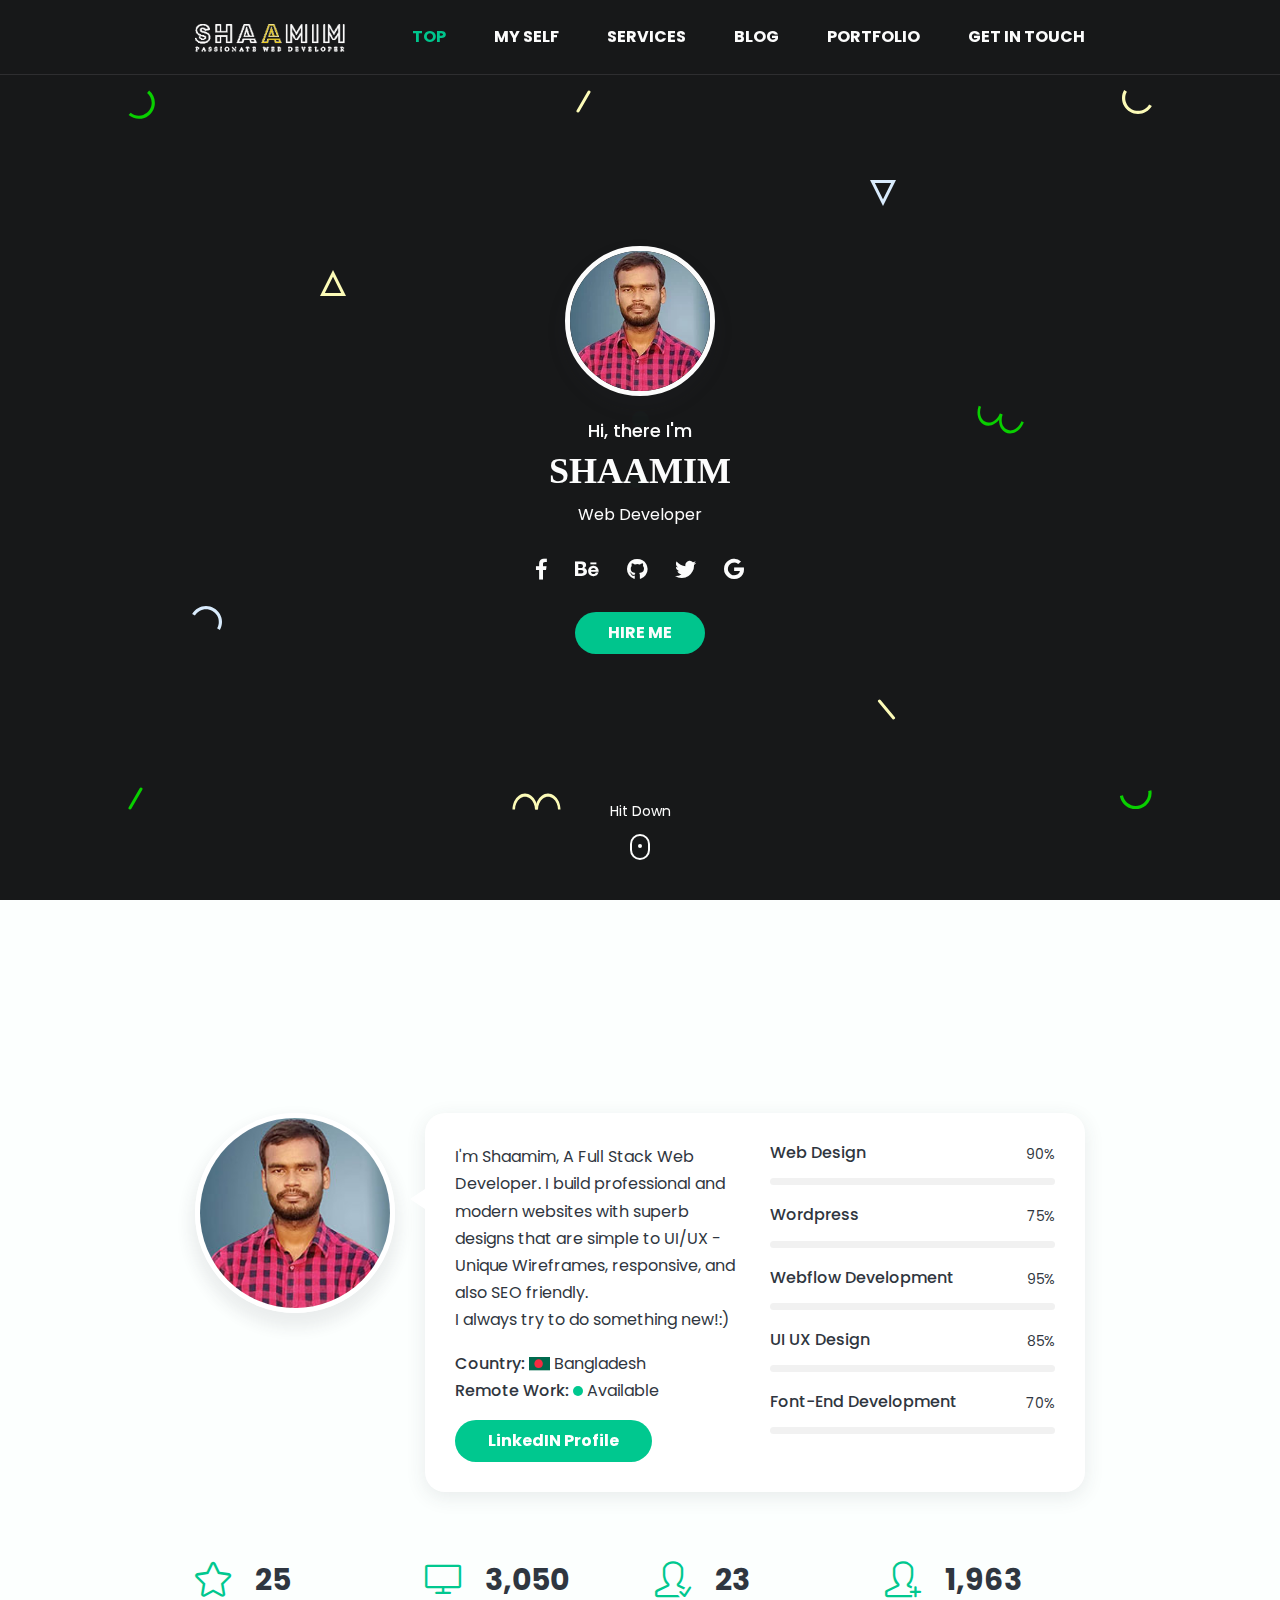
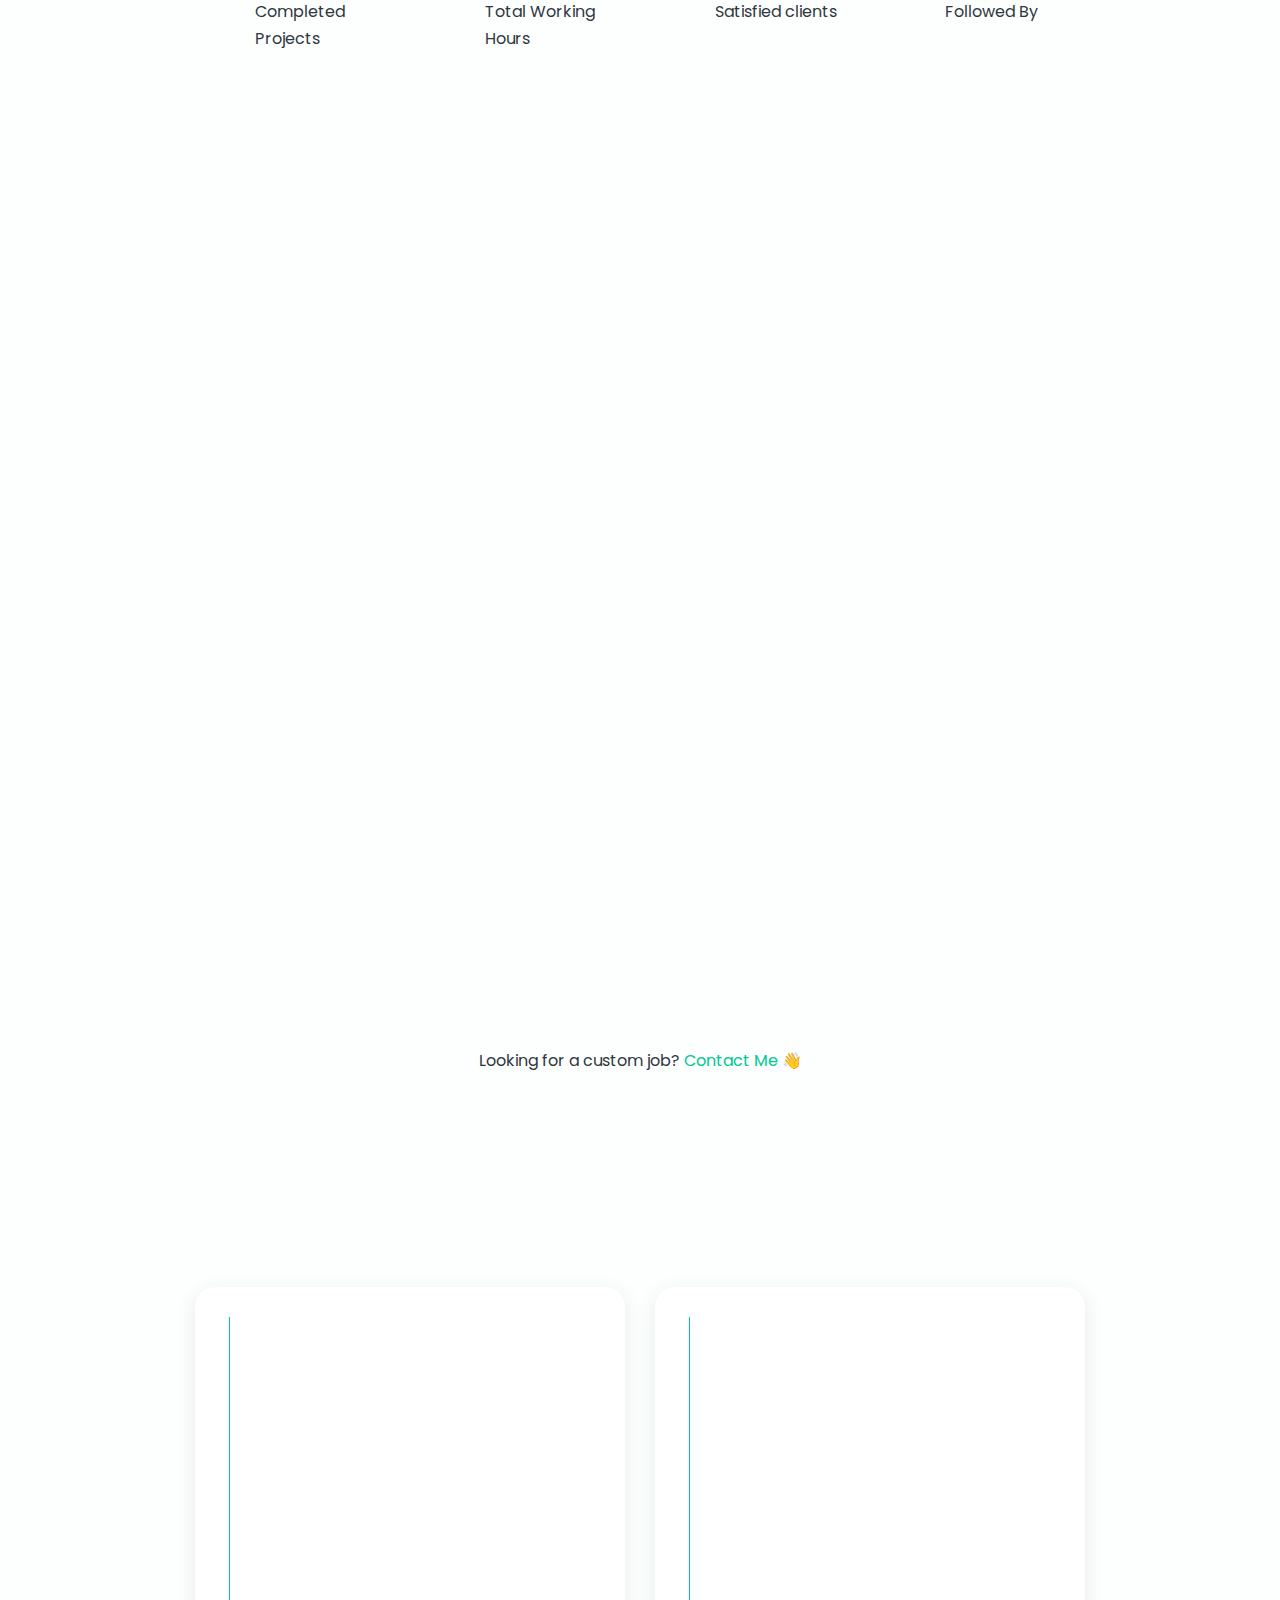
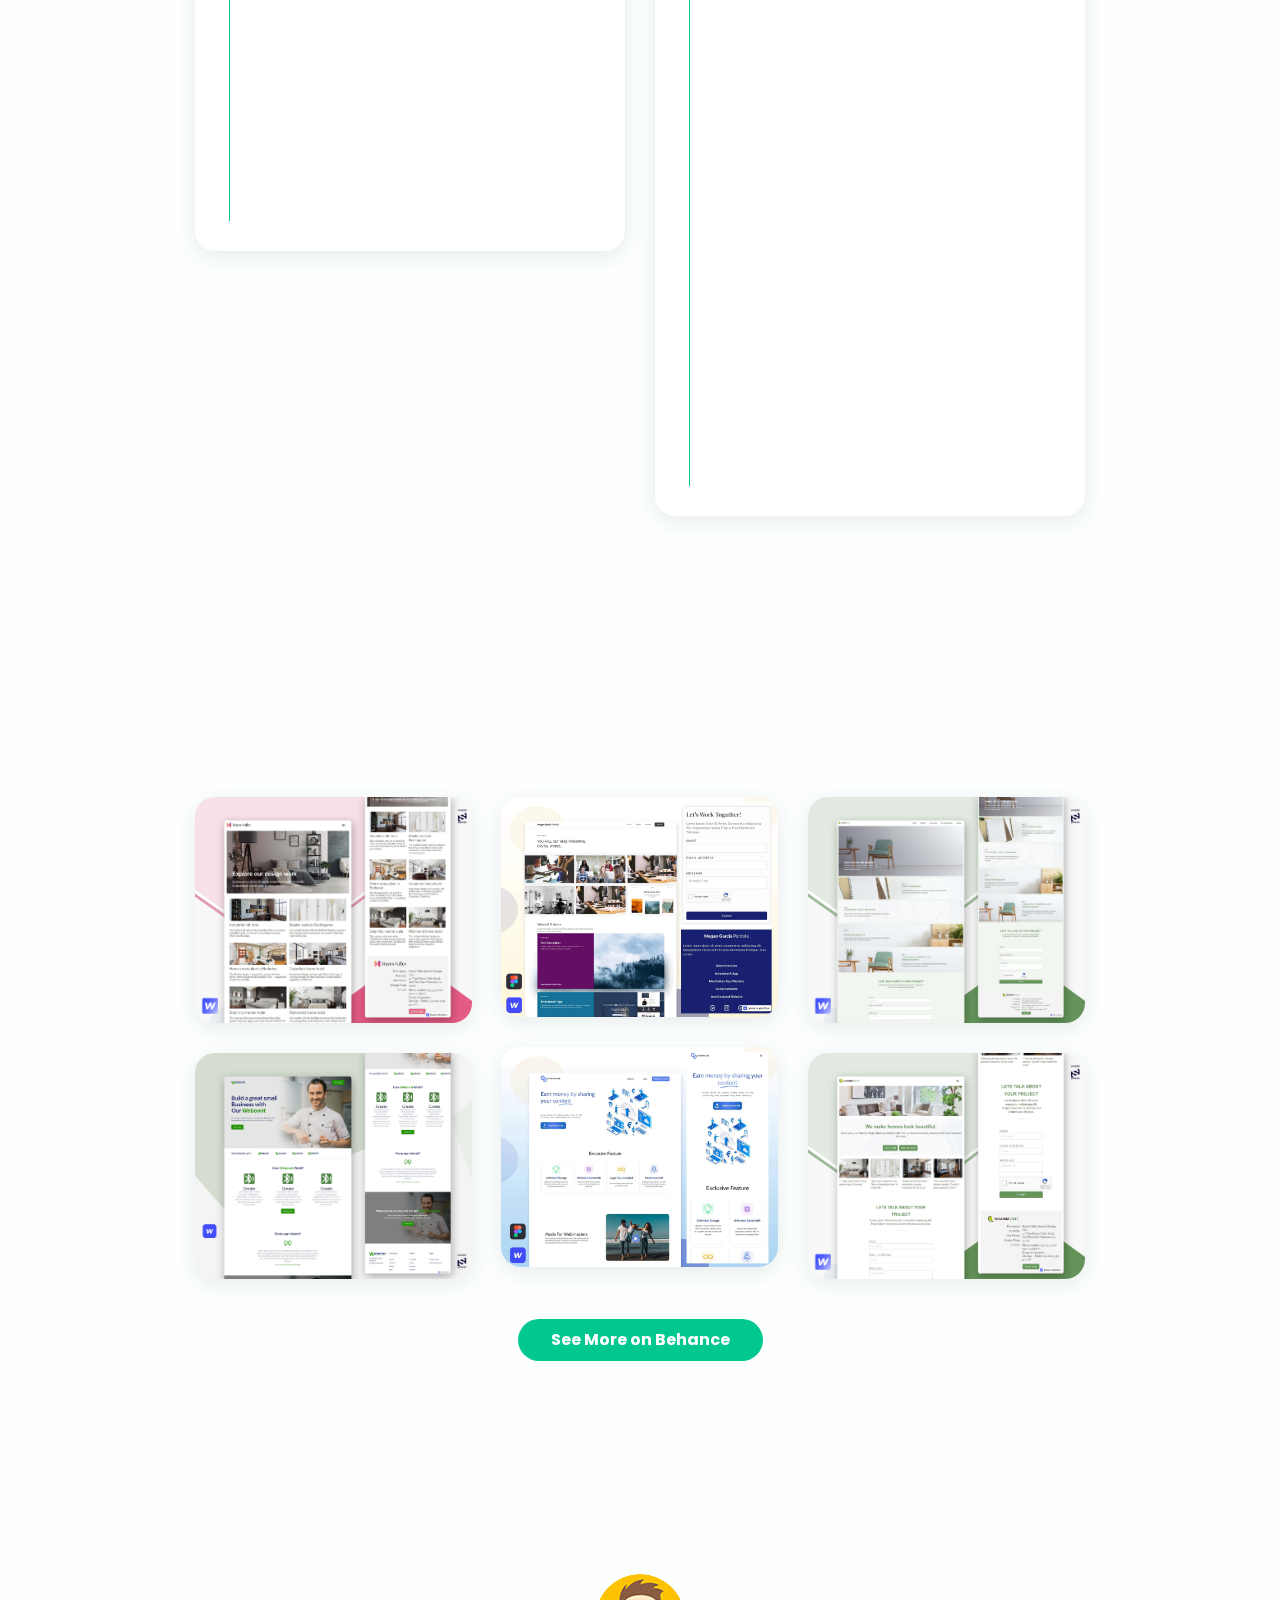
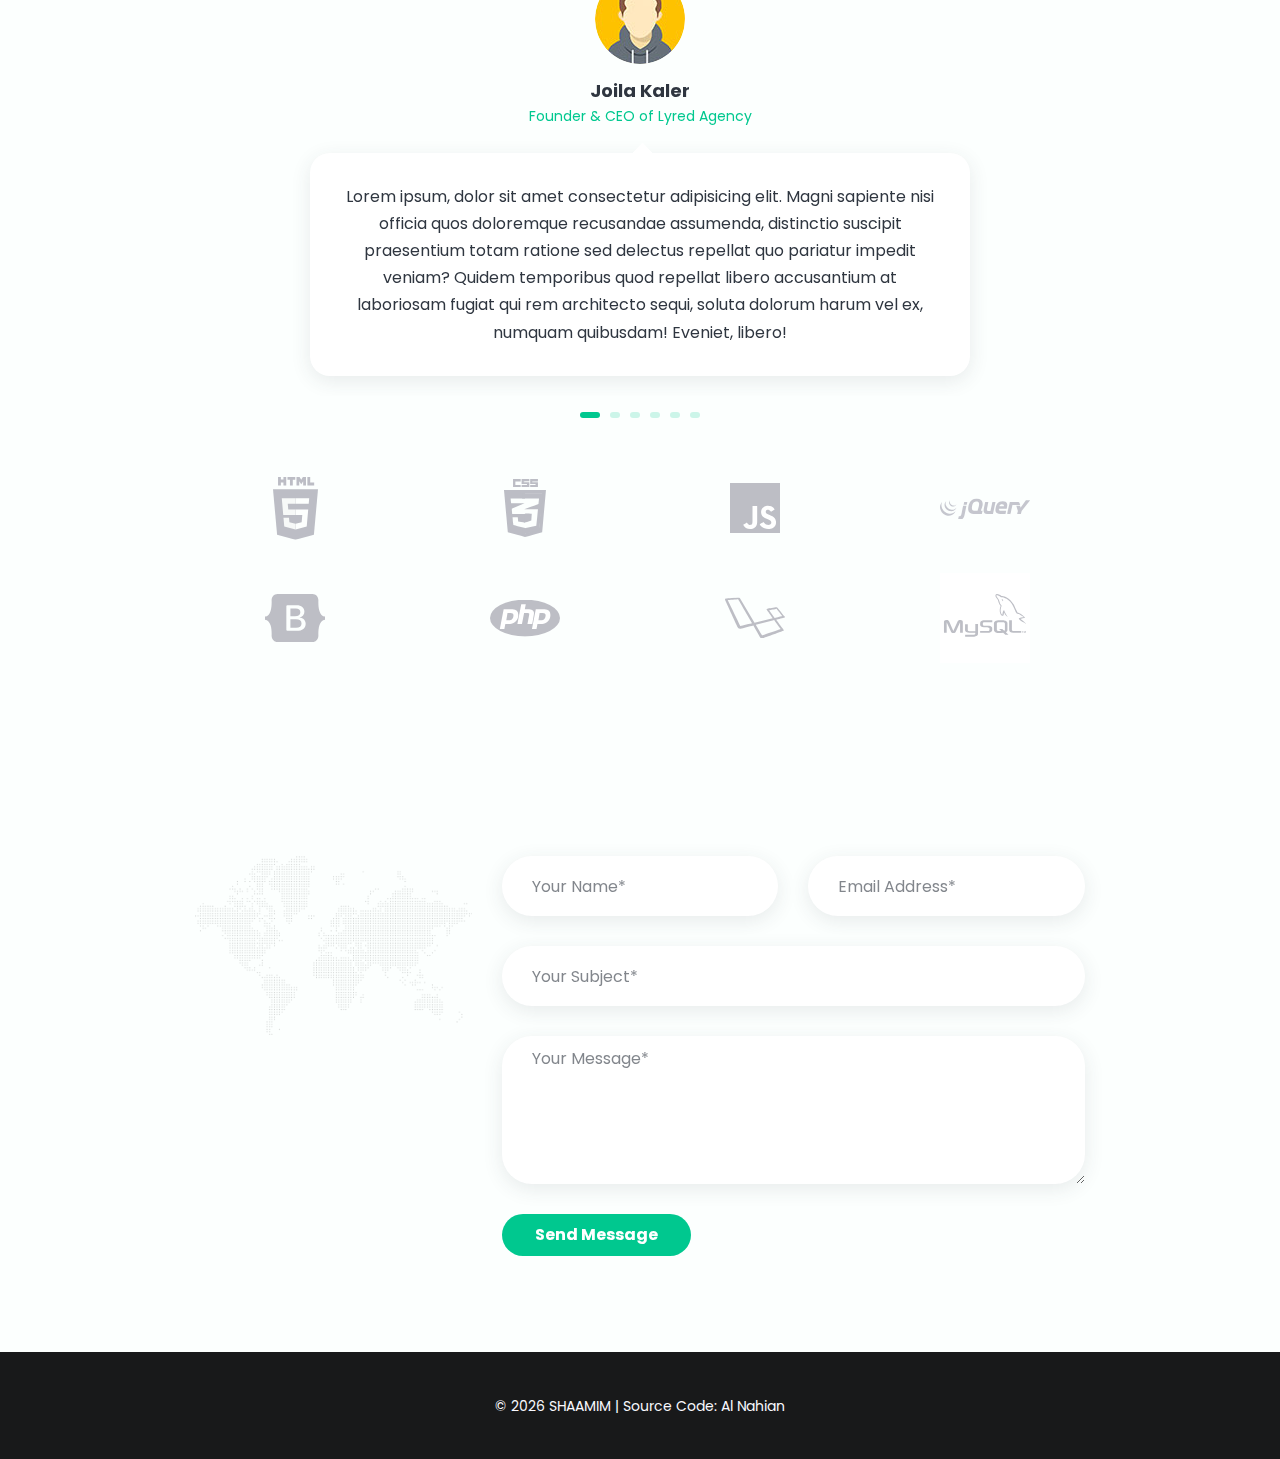
<file: index.html>
<!DOCTYPE html>
<html lang="en-US">

<head>
    <meta name="google-site-verification" content="SdxZG4vpRuDqBZ4r7oR-CHFjaQ5BvBNJv65ehjRi2DI" />
    <meta http-equiv="Content-Type" content="text/html; charset=UTF-8" />
    <title>Shaamim | Front-end Web Developer</title>

    <!-- Primary Meta Tags -->
    <title>Shaamim | Front-end Web Developer</title>
    <meta name="title" content="Shaamim's Days | A Passionate Web Developer">
    <meta name="description"
        content="I Build Professional and Modern Websites with Superb Designs that are UI/UX - Unique Wireframes, Responsive, and also SEO Friendly.">

    <!-- Open Graph / Facebook -->
    <meta property="og:type" content="website">
    <meta property="og:url" content="http://shaamimdevs.github.io">
    <meta property="og:title" content="Shaamim | Front-end Web Developer">
    <meta property="og:description"
        content="I Build Professional and Modern Websites with Superb Designs that are UI/UX - Unique Wireframes, Responsive, and also SEO Friendly.">
    <meta property="og:image" content="">

    <!-- Twitter -->
    <meta property="twitter:card" content="summary_large_image">
    <meta property="twitter:url" content="http://shaamimdevs.github.io">
    <meta property="twitter:title" content="Shaamim | Front-end Web Developer">
    <meta property="twitter:description"
        content="I Build Professional and Modern Websites with Superb Designs that are UI/UX - Unique Wireframes, Responsive, and also SEO Friendly.">
    <meta property="twitter:image" content="">

    <!-- <script async src="https://www.googletagmanager.com/gtag/js?id=UA-193456936-1">
    </script> <script>window.dataLayer=window.dataLayer || []; function gtag(){dataLayer.push(arguments);}gtag('js', new Date()); gtag('config', 'UA-193456936-1'); </script> -->
    <meta name="viewport" content="width=device-width, initial-scale=1, maximum-scale=1" />
    <link rel="shortcut icon" type="image/x-icon" href="images/favicon.png" />
    <link rel="stylesheet" href="css/vendors.css" type="text/css" media="all" />
    <link rel="stylesheet" href="css/style.css" type="text/css" media="all" />
    <link rel="preconnect" href="https://fonts.gstatic.com" />
    <link href="https://fonts.googleapis.com/css2?family=Poppins:wght@400;500;700&display=swap" rel="stylesheet" />
    <!--[if lt IE 9]> <script src="https://oss.maxcdn.com/html5shiv/3.7.2/html5shiv.min.js"></script> <script src="https://oss.maxcdn.com/respond/1.4.2/respond.min.js"></script><![endif]-->
</head>

<body>
    <div id="preloader">
        <div class="outer">
            <div class="infinityChrome">
                <div></div>
                <div></div>
                <div></div>
            </div>
            <div class="infinity">
                <div> <span></span> </div>
                <div> <span></span> </div>
                <div> <span></span> </div>
            </div><svg xmlns="http://www.w3.org/2000/svg" version="1.1" class="goo-outer">
                <defs>
                    <filter id="goo">
                        <feGaussianBlur in="SourceGraphic" stdDeviation="6" result="blur" />
                        <feColorMatrix in="blur" values="1 0 0 0 0 0 1 0 0 0 0 0 1 0 0 0 0 0 18 -7" result="goo" />
                        <feBlend in="SourceGraphic" in2="goo" />
                    </filter>
                </defs>
            </svg>
        </div>
    </div>
    <header class="desktop-header-3 fixed-top">
        <div class="container">
            <nav class="navbar navbar-expand-lg navbar-dark"> <a class="navbar-brand" href="index.html"><img
                        src="images/logo.png" alt="Logo - Al Nahian" /></a> <button aria-controls="navbarNavDropdown"
                    aria-expanded="false" aria-label="Toggle navigation" class="navbar-toggler"
                    data-target="#navbarNavDropdown" data-toggle="collapse" type="button"> <span
                        class="navbar-toggler-icon"></span> </button>
                <div class="collapse navbar-collapse" id="navbarNavDropdown">
                    <ul class="navbar-nav ml-auto scrollspy">
                        <li class="nav-item"> <a class="nav-link" href="#home">TOP</a> </li>
                        <li class="nav-item"> <a href="#about" class="nav-link">MY SELF</a> </li>
                        <li class="nav-item"> <a href="#services" class="nav-link">SERVICES</a> </li>
                        <li class="nav-item"> <a href="blog.html" class="nav-link">BLOG</a> </li>
                        <li class="nav-item"> <a href="#works" class="nav-link">PORTFOLIO</a> </li>
                        <li class="nav-item"> <a href="#contact" class="nav-link">GET IN TOUCH</a> </li>
                    </ul>
                </div>
            </nav>
        </div>
    </header>
    <main class="content-3">
        <section id="home" class="home d-flex align-items-center">
            <div class="container">
                <div class="intro"> <img src="images/avatar.webp" alt="Shamim Hossin" class="mb-4 own-avatar" />
                    <h4 class="mb-2 mt-0">Hi, there I'm</h4>
                    <h1 class="mb-2 mt-0">SHAAMIM</h1> <span class="text-rotating">Web Developer, Font-End Developer,
                        WordPress Expert, Webflow Developer, Researcher </span>
                    <ul class="social-icons light list-inline mb-0 mt-4">
                        <li class="list-inline-item"> <a href="https://facebook.com/shaamimdevs" target="_blank"><i
                                    class="fab fa-facebook-f"></i></a> </li>
                        <li class="list-inline-item"> <a href="https://behance.net/shaamimdevs" target="_blank"><i
                                    class="fab fa-behance"></i></a> </li>
                        <li class="list-inline-item"> <a href="https://github.com/shaamimdevs" target="_blank"><i
                                    class="fab fa-github"></i></a> </li>
                        <li class="list-inline-item"> <a href="https://twitter.com/shaamimdevs target=" _blank"><i
                                    class="fab fa-twitter"></i></a> </li>
                        <li class="list-inline-item"> <a href="https://www.google.com/search?q=shaamimdevs target="
                                _blank"><i class="fab fa-google"></i></a> </li>
                    </ul>
                    <div class="mt-4"> <a href="https://www.fiverr.com/shaamim_" class="btn btn-default">HIRE ME</a>
                    </div>
                </div>
                <div class="scroll-down"> <a href="#about" class="mouse-wrapper"> <span>Hit Down</span> <span
                            class="mouse"> <span class="wheel"></span> </span> </a> </div>
                <div class="parallax" data-relative-input="true"> <svg width="27" height="29" data-depth="0.3"
                        class="layer p1" xmlns="http://www.w3.org/2000/svg">
                        <path
                            d="M21.15625.60099c4.37954 3.67487 6.46544 9.40612 5.47254 15.03526-.9929 5.62915-4.91339 10.30141-10.2846 12.25672-5.37122 1.9553-11.3776.89631-15.75715-2.77856l2.05692-2.45134c3.50315 2.93948 8.3087 3.78663 12.60572 2.22284 4.297-1.5638 7.43381-5.30209 8.22768-9.80537.79387-4.50328-.8749-9.08872-4.37803-12.02821L21.15625.60099z"
                            fill="#0ad200" fill-rule="evenodd" /> </svg> <svg width="26" height="26" data-depth="0.2"
                        class="layer p2" xmlns="http://www.w3.org/2000/svg">
                        <path d="M13 3.3541L2.42705 24.5h21.1459L13 3.3541z" stroke="#fffeba" stroke-width="3"
                            fill="none" fill-rule="evenodd" /> </svg> <svg width="30" height="25" data-depth="0.3"
                        class="layer p3" xmlns="http://www.w3.org/2000/svg">
                        <path
                            d="M.1436 8.9282C3.00213 3.97706 8.2841.92763 14.00013.92796c5.71605.00032 10.9981 3.04992 13.85641 8 2.8583 4.95007 2.8584 11.0491-.00014 16.00024l-2.77128-1.6c2.28651-3.96036 2.28631-8.84002.00011-12.8002-2.2862-3.96017-6.5124-6.40017-11.08513-6.4-4.57271.00018-8.79872 2.43984-11.08524 6.4002l-2.77128-1.6z"
                            fill="#dceeff" fill-rule="evenodd" /> </svg> <svg width="15" height="23" data-depth="0.6"
                        class="layer p4" xmlns="http://www.w3.org/2000/svg">
                        <rect transform="rotate(30 9.86603 10.13397)" x="7" width="3" height="25" rx="1.5"
                            fill="#0ad200" fill-rule="evenodd" /> </svg> <svg width="15" height="23" data-depth="0.2"
                        class="layer p5" xmlns="http://www.w3.org/2000/svg">
                        <rect transform="rotate(30 9.86603 10.13397)" x="7" width="3" height="25" rx="1.5"
                            fill="#fffeba" fill-rule="evenodd" /> </svg> <svg width="49" height="17" data-depth="0.5"
                        class="layer p6" xmlns="http://www.w3.org/2000/svg">
                        <g fill="#fffeba" fill-rule="evenodd">
                            <path
                                d="M.5 16.5c0-5.71709 2.3825-10.99895 6.25-13.8567 3.8675-2.85774 8.6325-2.85774 12.5 0C23.1175 5.50106 25.5 10.78292 25.5 16.5H23c0-4.57303-1.90625-8.79884-5-11.08535-3.09375-2.28652-6.90625-2.28652-10 0C4.90625 7.70116 3 11.92697 3 16.5H.5z" />
                            <path
                                d="M23.5 16.5c0-5.71709 2.3825-10.99895 6.25-13.8567 3.8675-2.85774 8.6325-2.85774 12.5 0C46.1175 5.50106 48.5 10.78292 48.5 16.5H46c0-4.57303-1.90625-8.79884-5-11.08535-3.09375-2.28652-6.90625-2.28652-10 0-3.09375 2.28651-5 6.51232-5 11.08535h-2.5z" />
                        </g>
                    </svg> <svg width="26" height="26" data-depth="0.4" class="layer p7"
                        xmlns="http://www.w3.org/2000/svg">
                        <path d="M13 22.6459L2.42705 1.5h21.1459L13 22.6459z" stroke="#dceeff" stroke-width="3"
                            fill="none" fill-rule="evenodd" /> </svg> <svg width="19" height="21" data-depth="0.3"
                        class="layer p8" xmlns="http://www.w3.org/2000/svg">
                        <rect transform="rotate(-40 6.25252 10.12626)" x="7" width="3" height="25" rx="1.5"
                            fill="#fffeba" fill-rule="evenodd" /> </svg> <svg width="30" height="25" data-depth="0.3"
                        data-depth-y="-1.30" class="layer p9" xmlns="http://www.w3.org/2000/svg">
                        <path
                            d="M29.8564 16.0718c-2.85854 4.95114-8.1405 8.00057-13.85654 8.00024-5.71605-.00032-10.9981-3.04992-13.85641-8-2.8583-4.95007-2.8584-11.0491.00014-16.00024l2.77128 1.6c-2.28651 3.96036-2.28631 8.84002-.00011 12.8002 2.2862 3.96017 6.5124 6.40017 11.08513 6.4 4.57271-.00018 8.79872-2.43984 11.08524-6.4002l2.77128 1.6z"
                            fill="#fffeba" fill-rule="evenodd" /> </svg> <svg width="47" height="29" data-depth="0.2"
                        class="layer p10" xmlns="http://www.w3.org/2000/svg">
                        <g fill="#0ad200" fill-rule="evenodd">
                            <path
                                d="M46.78878 17.19094c-1.95535 5.3723-6.00068 9.52077-10.61234 10.8834-4.61167 1.36265-9.0893-.26708-11.74616-4.27524-2.65686-4.00817-3.08917-9.78636-1.13381-15.15866l2.34923.85505c-1.56407 4.29724-1.2181 8.92018.90705 12.12693 2.12514 3.20674 5.70772 4.5107 9.39692 3.4202 3.68921-1.0905 6.92581-4.40949 8.48988-8.70673l2.34923.85505z" />
                            <path
                                d="M25.17585 9.32448c-1.95535 5.3723-6.00068 9.52077-10.61234 10.8834-4.61167 1.36264-9.0893-.26708-11.74616-4.27525C.16049 11.92447-.27182 6.14628 1.68354.77398l2.34923.85505c-1.56407 4.29724-1.2181 8.92018.90705 12.12692 2.12514 3.20675 5.70772 4.5107 9.39692 3.4202 3.68921-1.0905 6.92581-4.40948 8.48988-8.70672l2.34923.85505z" />
                        </g>
                    </svg> <svg width="33" height="20" data-depth="0.5" class="layer p11"
                        xmlns="http://www.w3.org/2000/svg">
                        <path
                            d="M32.36774.34317c.99276 5.63023-1.09332 11.3614-5.47227 15.03536-4.37895 3.67396-10.3855 4.73307-15.75693 2.77837C5.76711 16.2022 1.84665 11.53014.8539 5.8999l3.15139-.55567c.7941 4.50356 3.93083 8.24147 8.22772 9.8056 4.29688 1.56413 9.10275.71673 12.60554-2.2227C28.34133 9.98771 30.01045 5.4024 29.21635.89884l3.15139-.55567z"
                            fill="#0ad200" fill-rule="evenodd" /> </svg> </div>
            </div>
        </section>
        <section id="about">
            <div class="container">
                <h2 class="section-title wow fadeInUp">Yeah THisIS Me</h2>
                <div class="spacer" data-height="60"></div>
                <div class="row">
                    <div class="col-md-3">
                        <div class="text-center text-md-left"> <img src="images/avatar.jpg" alt="Shamim Hossain"
                                class="own-avatar" /> </div>
                        <div class="spacer d-md-none d-lg-none" data-height="30"></div>
                    </div>
                    <div class="col-md-9 triangle-left-md triangle-top-sm">
                        <div class="rounded bg-white shadow-dark padding-30">
                            <div class="row">
                                <div class="col-md-6">
                                    <p> I'm Shaamim, A Full Stack Web Developer. I build professional and modern
                                        websites with superb designs that are simple to UI/UX - Unique Wireframes,
                                        responsive, and also SEO friendly. <br>I always try to do something new!:) <ul
                                            class="about-me-facts">
                                            <!-- <li> <span class="font-weight-medium">Degree: </span><span id="my_current_age"> </span> BBA </li>-->
                                            <li><span class="font-weight-medium">Country: </span> <svg
                                                    style="display: inline-block" xmlns="http://www.w3.org/2000/svg"
                                                    width="16pt" height="10pt" viewBox="0 0 16 10">
                                                    <g id="surface1">
                                                        <rect x="0" y="0" width="16" height="10"
                                                            style=" fill: rgb(0%, 41.568627%, 30.588235%); fill-opacity: 1; stroke: none; ">
                                                        </rect>
                                                        <path
                                                            style=" stroke: none; fill-rule: nonzero; fill: rgb( 95.686275%, 16.470588%, 25.490196% ); fill-opacity: 1; "
                                                            d="M 10.398438 5 C 10.398438 6.839844 8.96875 8.332031 7.199219 8.332031 C 5.433594 8.332031 4 6.839844 4 5 C 4 3.160156 5.433594 1.667969 7.199219 1.667969 C 8.96875 1.667969 10.398438 3.160156 10.398438 5 Z M 10.398438 5 ">
                                                        </path>
                                                    </g>
                                                </svg> Bangladesh </li>
                                            <li> <span class="font-weight-medium">Remote Work: </span> <span
                                                    class="active-status"> </span> Available </li>
                                        </ul>
                                    </p>
                                    <div class="mt-3"> <a href="https://www.linkedin.com/in/shaamimdevs"
                                            class="btn btn-default" target="_blank">LinkedIN Profile</a> </div>
                                    <div class="spacer d-md-none d-lg-none" data-height="30"></div>
                                </div>
                                <div class="col-md-6">
                                    <div class="skill-item">
                                        <div class="skill-info clearfix">
                                            <h4 class="float-left mb-3 mt-0">Web Design</h4> <span
                                                class="float-right">90%</span>
                                        </div>
                                        <div class="progress">
                                            <div class="progress-bar data-background" role="progressbar"
                                                aria-valuemin="0" aria-valuemax="100" aria-valuenow="90"
                                                data-color="#00c88f"></div>
                                        </div>
                                        <div class="spacer" data-height="20"></div>
                                    </div>
                                    <div class="skill-item">
                                        <div class="skill-info clearfix">
                                            <h4 class="float-left mb-3 mt-0">Wordpress</h4> <span
                                                class="float-right">75%</span>
                                        </div>
                                        <div class="progress">
                                            <div class="progress-bar data-background" role="progressbar"
                                                aria-valuemin="0" aria-valuemax="100" aria-valuenow="75"
                                                data-color="#6157ff"></div>
                                        </div>
                                        <div class="spacer" data-height="20"></div>
                                    </div>
                                    <div class="skill-item">
                                        <div class="skill-info clearfix">
                                            <h4 class="float-left mb-3 mt-0">Webflow Development</h4> <span
                                                class="float-right">95%</span>
                                        </div>
                                        <div class="progress">
                                            <div class="progress-bar data-background" role="progressbar"
                                                aria-valuemin="0" aria-valuemax="100" aria-valuenow="95"
                                                data-color="#00A8FF"></div>
                                        </div>
                                        <div class="spacer" data-height="20"></div>
                                    </div>
                                    <div class="skill-item">
                                        <div class="skill-info clearfix">
                                            <h4 class="float-left mb-3 mt-0">UI UX Design</h4> <span
                                                class="float-right">85%</span>
                                        </div>
                                        <div class="progress">
                                            <div class="progress-bar data-background" role="progressbar"
                                                aria-valuemin="0" aria-valuemax="100" aria-valuenow="85"
                                                data-color="#ff5e57"></div>
                                        </div>
                                        <div class="spacer" data-height="20"></div>
                                    </div>
                                    <div class="skill-item">
                                        <div class="skill-info clearfix">
                                            <h4 class="float-left mb-3 mt-0">Font-End Development</h4> <span
                                                class="float-right">70%</span>
                                        </div>
                                        <div class="progress">
                                            <div class="progress-bar data-background" role="progressbar"
                                                aria-valuemin="0" aria-valuemax="100" aria-valuenow="70"
                                                data-color="#485460"></div>
                                        </div>
                                        <div class="spacer" data-height="20"></div>
                                    </div>
                                </div>
                            </div>
                        </div>
                    </div>
                </div>
                <div class="spacer" data-height="70"></div>
                <div class="row">
                    <div class="col-md-3 col-sm-6">
                        <div class="fact-item"> <span class="icon icon-star"></span>
                            <div class="details">
                                <h3 class="mb-0 mt-0 number"><em class="count">25</em></h3>
                                <p class="mb-0">Completed Projects</p>
                            </div>
                        </div>
                        <div class="spacer d-md-none d-lg-none" data-height="30"></div>
                    </div>
                    <div class="col-md-3 col-sm-6">
                        <div class="fact-item"> <span class="icon icon-screen-desktop"></span>
                            <div class="details">
                                <h3 class="mb-0 mt-0 number"><em class="count">3,050</em></h3>
                                <p class="mb-0">Total Working Hours</p>
                            </div>
                        </div>
                        <div class="spacer d-md-none d-lg-none" data-height="30"></div>
                    </div>
                    <div class="col-md-3 col-sm-6">
                        <div class="fact-item"> <span class="icon icon-user-following"></span>
                            <div class="details">
                                <h3 class="mb-0 mt-0 number"><em class="count">23</em></h3>
                                <p class="mb-0">Satisfied clients</p>
                            </div>
                        </div>
                        <div class="spacer d-md-none d-lg-none" data-height="30"></div>
                    </div>
                    <div class="col-md-3 col-sm-6">
                        <div class="fact-item"> <span class="icon icon-user-follow"></span>
                            <div class="details">
                                <h3 class="mb-0 mt-0 number"><em class="count">1,963</em></h3>
                                <p class="mb-0">Followed By</p>
                            </div>
                        </div>
                    </div>
                </div>
            </div>
        </section>
        <section id="services">
            <div class="container">
                <h2 class="section-title wow fadeInUp">Services</h2>
                <div class="spacer" data-height="60"></div>
                <div class="row">
                    <div class="col-md-4">
                        <div class="service-box rounded data-background padding-30 text-center text-light wow fadeInUp shadow-blue"
                            data-color="#00A8FF"> <img src="images/web-design.svg" alt="Web Design" />
                            <h3 class="mb-3 mt-0">Web Design</h3>
                            <p class="mb-0"> I build professional and modern websites with superb designs that are
                                simple to UI/UX - Unique Wireframes, responsive, and also SEO friendly. </p>
                        </div>
                        <div class="spacer d-md-none d-lg-none" data-height="30"></div>
                    </div>
                    <div class="col-md-4">
                        <div class="service-box rounded data-background padding-30 text-light text-center wow fadeInUp shadow-grey"
                            data-color="#485460" data-wow-delay="0.2s"> <img src="images/webflow.png"
                                alt="PSD To HTML" />
                            <h3 class="mb-3 mt-0">Webflow Website Design</h3>
                            <p class="mb-0"> I have well-known convarting knowledge and Experienced PSD, Skecth, XD,
                                Figma info Webflow. </p>
                        </div>
                        <div class="spacer d-md-none d-lg-none" data-height="30"></div>
                    </div>
                    <div class="col-md-4">
                        <div class="service-box rounded data-background padding-30 text-center text-light wow fadeInUp shadow-purple"
                            data-color="#37526c" data-wow-delay="0.4s"> <img src="images/wordpress.svg"
                                alt="WordPress Website" />
                            <h3 class="mb-3 mt-0">WordPress Website</h3>
                            <p class="mb-0"> Need any wordpress website for youe start business? well, I'm professional
                                wordpress developer. get in touch with your project details. </p>
                        </div>
                    </div>
                </div>
                <div class="spacer" data-height="30"></div>
                <div class="row">
                    <div class="col-md-4">
                        <div class="service-box rounded data-background padding-30 text-center text-light wow fadeInUp shadow-green"
                            data-color="#6ba069"> <img src="images/web-development.svg" alt="Web Development" />
                            <h3 class="mb-3 mt-0">Web Development</h3>
                            <p class="mb-0"> Need a custom unique site? Indeed, I'll assist you with building site(s)
                                with PHP, Laravel, MySQL, at a sensible expense. </p>
                        </div>
                        <div class="spacer d-md-none d-lg-none" data-height="30"></div>
                    </div>
                    <div class="col-md-4">
                        <div class="service-box rounded data-background padding-30 text-center wow fadeInUp shadow-yellow"
                            data-color="#3b71a6" data-wow-delay="0.2s"> <img src="images/css3.png"
                                alt="Speed Optimization" />
                            <h3 class="mb-3 mt-0">Css Issue </h3>
                            <p class="mb-0" style="color: aliceblue;"> Most common problems CSS responsive problem. but
                                if you need any help for css issue, please reach me </p>
                        </div>
                        <div class="spacer d-md-none d-lg-none" data-height="30"></div>
                    </div>
                    <div class="col-md-4">
                        <div class="service-box rounded data-background padding-30 text-center text-light wow fadeInUp shadow-red"
                            data-color="#1f80e1" data-wow-delay="0.4s"> <img src="images/cms.png" alt="Tech Support" />
                            <h3 class="mb-3 mt-0">CMS Page Builder</h3>
                            <p class="mb-0"> Want to develop your site in any CMS? well, we have proficiant team for
                                your project. </p>
                        </div>
                    </div>
                </div>
                <div class="mt-5 text-center">
                    <p class="mb-0"> Looking for a custom job? <a href="#contact">Contact Me </a> 👋 </p>
                </div>
            </div>
        </section>
        <section id="experience">
            <div class="container">
                <h2 class="section-title wow fadeInUp">Education & Experience</h2>
                <div class="spacer" data-height="60"></div>
                <div class="row">
                    <div class="col-md-6">
                        <div class="timeline edu bg-white rounded shadow-dark padding-30 overflow-hidden">
                            <div class="timeline-container wow fadeInUp">
                                <div class="content"> <span class="time">2016</span>
                                    <h3 class="title">SSC</h3>
                                    <p> Secondary School Certificate in 2016 Dhaka with the result of GPA of 4.11. </p>
                                </div>
                            </div>
                            <div class="timeline-container wow fadeInUp" data-wow-delay="0.2s">
                                <div class="content"> <span class="time">2018</span>
                                    <h3 class="title">HSC</h3>
                                    <p> Higher Secondary Certificate with the result of GPA 4.42. </p>
                                </div>
                            </div>
                            <div class="timeline-container wow fadeInUp" data-wow-delay="0.4s">
                                <div class="content"> <span class="time">2019 - Present</span>
                                    <h3 class="title">Studying in BBA Second Year</h3>
                                    <p> Bhawal Badre Alam Government College was established on 1 July 1967 as Bhawal
                                        College. </p>
                                </div>
                            </div><span class="line"></span>
                        </div>
                    </div>
                    <div class="col-md-6">
                        <div class="spacer d-md-none d-lg-none" data-height="30"></div>
                        <div class="timeline exp bg-white rounded shadow-dark padding-30 overflow-hidden">
                            <div class="timeline-container wow fadeInUp">
                                <div class="content"> <span class="time">2016 - 2018</span>
                                    <h3 class="title">Digital Marketing</h3>
                                    <p> Lorem ipsum dolor sit amet consectetur adipisicing elit. Inventore,
                                        consequuntur? </p>
                                </div>
                            </div>
                            <div class="timeline-container wow fadeInUp" data-wow-delay="0.2s">
                                <div class="content"> <span class="time">2018 - 2019</span>
                                    <h3 class="title">FOUNDER & CEO Jatpot Online Super Shop</h3>
                                    <p> E-commerce Site Maintenance. Designer of all over sector. Recommended and
                                        consulted with clients on the most appropriate graphic design. Created 4+ design
                                        presentations and proposals a month for clients and account managers. </p>
                                </div>
                            </div>
                            <div class="timeline-container wow fadeInUp" data-wow-delay="0.4s">
                                <div class="content"> <span class="time">2019 - Present</span>
                                    <h3 class="title">Webflow Designer and Wordpress Developer</h3>
                                    <p> I'm a highly experienced and proficient UI/UX designer & Webflow expert
                                        according to your Requirement. I’ll convert your provided design to webflow
                                        (such as Figma, XD, sketch & Photoshop to Webflow). </p>
                                </div>
                            </div><span class="line"></span>
                        </div>
                    </div>
                </div>
            </div>
        </section>
        <section id="works">
            <div class="container">
                <h2 class="section-title wow fadeInUp">Recent works</h2>
                <div class="spacer" data-height="60"></div>
                <ul class="portfolio-filter list-inline wow fadeInUp">
                    <li class="current list-inline-item" data-filter="*">MIXED</li>
                    <li class="list-inline-item" data-filter=".webdesign">Webflow Design</li>
                    <li class="list-inline-item" data-filter=".webdev">Wordpress</li>
                </ul>
                <div class="pf-filter-wrapper"> <select class="portfolio-filter-mobile">
                        <option value="*">MIXED</option>
                        <option value=".webdesign">Webflow Design</option>
                        <option value=".webdev">Wordpress</option>
                    </select> </div>
                <div class="row portfolio-wrapper">
                    <div class="col-md-4 col-sm-6 grid-item webdesign"> <a href="#small-dialog1" class="work-content">
                            <div class="portfolio-item rounded shadow-dark">
                                <div class="details"> <span class="term">Web Design</span>
                                    <h4 class="title">Webflow Website</h4> <span class="more-button"><i
                                            class="icon-options"></i></span>
                                </div>
                                <div class="thumb"> <img src="images/works/thumbnails/pro (1).jpg" alt="lorem" />
                                    <div class="mask"></div>
                                </div>
                            </div>
                        </a>
                        <div id="small-dialog1" class="white-popup zoom-anim-dialog mfp-hide"> <img
                                src="images/works/pro (1).jpg" alt="lorem" />
                            <h2>Home Decoration Webflow Website With CMS</h2>
                            <p> Lorem ipsum dolor sit amet consectetur adipisicing elit. Voluptate, neque! Lorem ipsum
                                dolor sit. </p><a href="#" class="btn btn-default btn-live" target="_blank">Live
                                Preview</a> <a href="#" class="btn btn-default btn-live" target="_blank">View on
                                Behance</a>
                        </div>
                    </div>
                    <div class="col-md-4 col-sm-6 grid-item webdesign"> <a href="#small-dialog2" class="work-content">
                            <div class="portfolio-item rounded shadow-dark">
                                <div class="details"> <span class="term">Web Design</span>
                                    <h4 class="title">Lorem ipsum dolor sit amet.</h4> <span class="more-button"><i
                                            class="icon-options"></i></span>
                                </div>
                                <div class="thumb"> <img src="images/works/thumbnails/pro (10).jpg" alt="lorem" />
                                    <div class="mask"></div>
                                </div>
                            </div>
                        </a>
                        <div id="small-dialog2" class="white-popup zoom-anim-dialog mfp-hide"> <img
                                src="images/works/pro (10).jpg" alt="lorem" />
                            <h2>Lorem ipsum dolor sit.</h2>
                            <p> Lorem ipsum, dolor sit amet consectetur adipisicing elit. Cupiditate, consectetur. </p>
                            <a href="#" class="btn btn-default btn-live" target="_blank">Live Preview</a> <a href="#"
                                class="btn btn-default btn-live" target="_blank">View on Behance</a>
                        </div>
                    </div>
                    <div class="col-md-4 col-sm-6 grid-item webdesign"> <a href="#small-dialog3" class="work-content">
                            <div class="portfolio-item rounded shadow-dark">
                                <div class="details"> <span class="term">Web Design</span>
                                    <h4 class="title">Lorem ipsum dolor sit.</h4> <span class="more-button"><i
                                            class="icon-options"></i></span>
                                </div>
                                <div class="thumb"> <img src="images/works/thumbnails/pro (11).jpg" alt="lorem" />
                                    <div class="mask"></div>
                                </div>
                            </div>
                        </a>
                        <div id="small-dialog3" class="white-popup zoom-anim-dialog mfp-hide"> <img
                                src="images/works/pro (11).jpg" alt="lorem" />
                            <h2>Lorem ipsum dolor sit amet consectetur adipisicing elit. Nam, sint?</h2>
                            <p> Lorem ipsum dolor sit amet, consectetur adipisicing elit. Minus tenetur labore tempora
                                suscipit cum, eos veniam vel odit recusandae dolore. </p><a href="#"
                                class="btn btn-default btn-live" target="_blank">Live Preview</a> <a href="#"
                                class="btn btn-default btn-live" target="_blank">View on Behance</a>
                        </div>
                    </div>
                    <div class="col-md-4 col-sm-6 grid-item webdev"> <a href="#small-dialog4" class="work-content">
                            <div class="portfolio-item rounded shadow-dark">
                                <div class="details"> <span class="term">Web Development</span>
                                    <h4 class="title">Lorem ipsum dolor sit amet consectetur.</h4> <span
                                        class="more-button"><i class="icon-options"></i></span>
                                </div>
                                <div class="thumb"> <img src="images/works/thumbnails/pro (12).jpg" alt="lorem" />
                                    <div class="mask"></div>
                                </div>
                            </div>
                        </a>
                        <div id="small-dialog4" class="white-popup zoom-anim-dialog mfp-hide"> <img
                                src="images/works/pro (12).jpg" alt="lorem" />
                            <h2>Lorem ipsum dolor sit amet consectetur.</h2>
                            <p> Lorem ipsum dolor sit amet consectetur adipisicing elit. Neque fugit quae officia
                                perferendis officiis enim ab! </p>
                            <p> Lorem ipsum dolor sit amet consectetur adipisicing elit. Veniam, voluptates! </p><a
                                href="#" class="btn btn-default btn-live" target="_blank">Live Preview</a> <a href="#"
                                class="btn btn-default btn-live" target="_blank">View on Behance</a>
                        </div>
                    </div>
                    <div class="col-md-4 col-sm-6 grid-item webdev"> <a href="#small-dialog5" class="work-content">
                            <div class="portfolio-item rounded shadow-dark">
                                <div class="details"> <span class="term">Web Development</span>
                                    <h4 class="title">Lorem ipsum dolor sit amet consectetur.</h4> <span
                                        class="more-button"><i class="icon-options"></i></span>
                                </div>
                                <div class="thumb"> <img src="images/works/thumbnails/pro (13).jpg" alt="lorem" />
                                    <div class="mask"></div>
                                </div>
                            </div>
                        </a>
                        <div id="small-dialog5" class="white-popup zoom-anim-dialog mfp-hide"> <img
                                src="images/works/pro (13).jpg" alt="lorem" />
                            <h2>Lorem ipsum dolor, sit amet consectetur adipisicing elit.</h2>
                            <p> Lorem ipsum dolor sit amet consectetur adipisicing elit. Itaque exercitationem earum nam
                                corporis tenetur eius quisquam. </p><a href="#" class="btn btn-default btn-live"
                                target="_blank">Live Preview</a> <a href="#" class="btn btn-default btn-live"
                                target="_blank">View on Behance</a>
                        </div>
                    </div>
                    <div class="col-md-4 col-sm-6 grid-item webdev"> <a href="#small-dialog6" class="work-content">
                            <div class="portfolio-item rounded shadow-dark">
                                <div class="details"> <span class="term">Web Development</span>
                                    <h4 class="title">Lorem ipsum dolor sit amet consectetur adipisicing elit. Itaque!
                                    </h4> <span class="more-button"><i class="icon-options"></i></span>
                                </div>
                                <div class="thumb"> <img src="images/works/thumbnails/pro (6).jpg" alt="lorem" />
                                    <div class="mask"></div>
                                </div>
                            </div>
                        </a>
                        <div id="small-dialog6" class="white-popup zoom-anim-dialog mfp-hide"> <img
                                src="images/works/pro (6).jpg" alt="lorem" />
                            <h2>Lorem ipsum dolor sit.lorem Shitnte </h2>
                            <p> Lorem ipsum, dolor sit amet consectetur adipisicing elit. Alias illo magnam non iure
                                similique! Ab, quibusdam. Minima et quam labore. </p><a href="#"
                                class="btn btn-default btn-live" target="_blank">Live Preview</a> <a href="#"
                                class="btn btn-default btn-live" target="_blank">View on Behance</a>
                        </div>
                    </div>
                </div>
                <div class="load-more text-center mt-4"> <a href="#" class="btn btn-default" target="_blank">See More on
                        Behance</a> </div>
            </div>
        </section>
        <!-- Prices Section <section id="prices"> <div class="container"> section title <h2 class="section-title wow fadeIn">Pricing Plans</h2> <div class="spacer" data-height="60"></div><div class="row"> <div class="col-md-4 pr-md-0 mt-md-4 mt-0"> price item <div class="price-item bg-white rounded shadow-dark text-center"> <img src="images/pricing1.svg" alt="Starter"/> <h2 class="plan">Starter</h2> <p>- Single Page</p><p>- PSD To HTML Conversion</p><p>- Responsive Design</p><p>- Basic Speed Optimization</p><p>- 3 Revisions</p><p>- 3 Days Free Support</p><h3 class="price"><em>$</em>49<span>Only</span></h3> <a href="#contact" class="btn btn-default">Get Started</a> </div></div><div class="col-md-4 px-md-0 my-4 my-md-0"> price item recommended <div class="price-item bg-white rounded shadow-dark text-center best"> <span class="badge">Popular</span> <img src="images/jet.svg" alt="Standard"/> <h2 class="plan">Standard</h2> <p>- 3 to 5 Pages</p><p>- SEO Friendly Design</p><p>- Mobile-First Website</p><p>- Premium Speed Optimization</p><p>- 15 Revisions</p><p>- 3 Days Free Support</p><h3 class="price"><em>$</em>149<span>Only</span></h3> <a href="#contact" class="btn btn-default">Get Started</a> </div></div><div class="col-md-4 pl-md-0 mt-md-4 mt-0"> price item <div class="price-item bg-white rounded shadow-dark text-center"> <img src="images/pricing3.svg" alt="Premium"/> <h2 class="plan">Premium</h2> <p>- Multiple Pages</p><p>- Modern Layout</p><p>- Free Hosting Management</p><p>- Advanced Speed Optimization</p><p>- Unlimited Revisions</p><p>- 24/7 Support & Many More...</p><h3 class="price"><em>$</em>399<span>Only</span></h3> <a href="#contact" class="btn btn-default">Get Started</a> </div></div></div></div></section> -->
        <section id="testimonials">
            <div class="container">
                <h2 class="section-title wow fadeInUp">Clients & Reviews</h2>
                <div class="spacer" data-height="60"></div>
                <div class="testimonials-wrapper">
                    <div class="testimonial-item text-center mx-auto">
                        <div class="thumb mb-3 mx-auto"> <img src="images/client1.jpg" alt="Mahamud Hasan" /> </div>
                        <h4 class="mt-3 mb-0">Joila Kaler</h4> <span class="subtitle">Founder & CEO of Lyred
                            Agency</span>
                        <div class="bg-white padding-30 shadow-dark rounded triangle-top position-relative mt-4">
                            <p class="mb-0"> Lorem ipsum, dolor sit amet consectetur adipisicing elit. Magni sapiente
                                nisi officia quos doloremque recusandae assumenda, distinctio suscipit praesentium totam
                                ratione sed delectus repellat quo pariatur impedit veniam? Quidem temporibus quod
                                repellat libero accusantium at laboriosam fugiat qui rem architecto sequi, soluta
                                dolorum harum vel ex, numquam quibusdam! Eveniet, libero! </p>
                        </div>
                    </div>
                    <div class="testimonial-item text-center mx-auto">
                        <div class="thumb mb-3 mx-auto"> <img src="images/client2.jpg" alt="James Ross" /> </div>
                        <h4 class="mt-3 mb-0">James Tole</h4> <span class="subtitle">Executive </span>
                        <div class="bg-white padding-30 shadow-dark rounded triangle-top position-relative mt-4">
                            <p class="mb-0"> Lorem ipsum, dolor sit amet consectetur adipisicing elit. At fugit dolorum
                                aut ab quidem? Nemo, inventore maxime. Facilis, ab nobis quas, omnis sed quo eos
                                veritatis suscipit voluptate est laboriosam. </p>
                        </div>
                    </div>
                    <div class="testimonial-item text-center mx-auto">
                        <div class="thumb mb-3 mx-auto"> <img src="images/client3.jpg" alt="Charles D'costa" /> </div>
                        <h4 class="mt-3 mb-0">Charles D'costa</h4> <span class="subtitle">Lead Instructor of Norman
                            Institute</span>
                        <div class="bg-white padding-30 shadow-dark rounded triangle-top position-relative mt-4">
                            <p class="mb-0"> Lorem ipsum dolor sit amet consectetur adipisicing elit. Harum quam velit
                                aliquid, a officiis, sapiente repudiandae alias iste corrupti corporis dolorem commodi
                                labore cumque obcaecati. Nesciunt, nulla! Error, beatae deleniti. </p>
                        </div>
                    </div>
                    <div class="testimonial-item text-center mx-auto">
                        <div class="thumb mb-3 mx-auto"> <img src="images/client4.jpg" alt="Webbin Mabuse" /> </div>
                        <h4 class="mt-3 mb-0">Webbin Mabuse</h4> <span class="subtitle">Lorem ipsum dolor sit amet,
                            consectetur</span>
                        <div class="bg-white padding-30 shadow-dark rounded triangle-top position-relative mt-4">
                            <p class="mb-0"> Lorem ipsum dolor, sit amet consectetur adipisicing elit. Fugit delectus
                                officiis ullam nemo nobis quibusdam rem eum aperiam vitae quia voluptate mollitia,
                                dolorem magnam porro illo blanditiis rerum exercitationem recusandae. Facilis, dolores.
                            </p>
                        </div>
                    </div>
                    <div class="testimonial-item text-center mx-auto">
                        <div class="thumb mb-3 mx-auto"> <img src="images/client5.jpg" alt="Billy Simon" /> </div>
                        <h4 class="mt-3 mb-0">Billy Simon</h4> <span class="subtitle">Co-Founder of Simon Brothers
                            Ltd.</span>
                        <div class="bg-white padding-30 shadow-dark rounded triangle-top position-relative mt-4">
                            <p class="mb-0"> Lorem ipsum dolor sit, amet consectetur adipisicing elit. Sequi rem placeat
                                nostrum reprehenderit labore inventore in unde omnis quidem nemo numquam corrupti
                                doloribus consectetur, ullam fugiat quasi iusto ab vitae voluptate, deleniti porro
                                explicabo! Doloribus reprehenderit a eius fugit adipisci? </p>
                        </div>
                    </div>
                    <div class="testimonial-item text-center mx-auto">
                        <div class="thumb mb-3 mx-auto"> <img src="images/client6.jpg" alt="Jeremey Ben" /> </div>
                        <h4 class="mt-3 mb-0">Jeremey Arthur</h4> <span class="subtitle">CEO of Jeremy IT &
                            Business</span>
                        <div class="bg-white padding-30 shadow-dark rounded triangle-top position-relative mt-4">
                            <p class="mb-0"> Lorem ipsum dolor sit amet consectetur adipisicing elit. Dicta iste
                                perspiciatis vitae omnis, incidunt deleniti eos. Sapiente ipsa quaerat voluptate ea
                                tenetur reiciendis quia nihil ut! Mollitia modi consectetur asperiores? </p>
                        </div>
                    </div>
                </div>
                <div class="row">
                    <div class="col-md-3 col-6">
                        <div class="client-item">
                            <div class="inner"> <img src="images/html.svg" alt="HTML" /> </div>
                        </div>
                    </div>
                    <div class="col-md-3 col-6">
                        <div class="client-item">
                            <div class="inner"> <img src="images/css.svg" alt="CSS" /> </div>
                        </div>
                    </div>
                    <div class="col-md-3 col-6">
                        <div class="client-item">
                            <div class="inner"> <img src="images/javascript.svg" alt="JavaScript" /> </div>
                        </div>
                    </div>
                    <div class="col-md-3 col-6">
                        <div class="client-item">
                            <div class="inner"> <img src="images/jquery.svg" alt="jQuery" /> </div>
                        </div>
                    </div>
                    <div class="col-md-3 col-6">
                        <div class="client-item">
                            <div class="inner"> <img src="images/bootstrap.svg" alt="Bootstrap" /> </div>
                        </div>
                    </div>
                    <div class="col-md-3 col-6">
                        <div class="client-item">
                            <div class="inner"> <img src="images/php.svg" alt="PHP" /> </div>
                        </div>
                    </div>
                    <div class="col-md-3 col-6">
                        <div class="client-item">
                            <div class="inner"> <img src="images/laravel.svg" alt="Laravel" /> </div>
                        </div>
                    </div>
                    <div class="col-md-3 col-6">
                        <div class="client-item">
                            <div class="inner"> <img src="images/mysql.svg" alt="MySQL" /> </div>
                        </div>
                    </div>
                </div>
            </div>
        </section>
        <section id="contact">
            <div class="container">
                <h2 class="section-title wow fadeInUp">Say Hi!</h2>
                <div class="spacer" data-height="60"></div>
                <div class="row">
                    <div class="col-md-4">
                        <div class="contact-info">
                            <h3 class="wow fadeInUp">Let's talk about everything!</h3>
                            <p class="wow fadeInUp"> Don't like forms? Send me an <a
                                    href="mailto:info.shaamim@gmail.com">email</a>. 👋 </p>
                        </div>
                    </div>
                    <div class="col-md-8">
                        <form id="contact-form" class="contact-form mt-6" method="POST" action="https://formspree.io/">
                            <div class="messages"></div>
                            <div class="row">
                                <div class="column col-md-6">
                                    <div class="form-group"> <input type="text" class="form-control" name="Name"
                                            id="InputName" placeholder="Your Name*" required="required"
                                            data-error="Name is required." />
                                        <div class="help-block with-errors"></div>
                                    </div>
                                </div>
                                <div class="column col-md-6">
                                    <div class="form-group"> <input type="email" class="form-control" id="InputEmail"
                                            name="Email" placeholder="Email Address*" required="required"
                                            data-error="Email is required." />
                                        <div class="help-block with-errors"></div>
                                    </div>
                                </div>
                                <div class="column col-md-12">
                                    <div class="form-group"> <input type="text" class="form-control" id="InputSubject"
                                            name="Subject" placeholder="Your Subject*" required="required"
                                            data-error="Subject is required." />
                                        <div class="help-block with-errors"></div>
                                    </div>
                                </div>
                                <div class="column col-md-12">
                                    <div class="form-group"> <textarea name="Message" id="InputMessage"
                                            class="form-control" rows="5" placeholder="Your Message*"
                                            required="required" data-error="Message is required."></textarea>
                                        <div class="help-block with-errors"></div>
                                    </div>
                                </div>
                            </div><button type="submit" id="submit" value="Submit" class="btn btn-default"> Send
                                Message</button>
                        </form>
                    </div>
                </div>
            </div>
        </section>
        <div class="spacer" data-height="96"></div>
        <footer class="footer">
            <div class="container"> <span class="copyright">© <span id="this_year">2021</span> SHAAMIM | Source Code: Al
                    Nahian</span> </div>
        </footer>
    </main> <a href="javascript:void()" id="return-to-top"><i class="fas fa-arrow-up"></i></a>
    <script src="js/jquery-1.12.3.min.js"></script>
    <script src="js/jquery.easing.min.js"></script>
    <script src="js/jquery.waypoints.min.js"></script>
    <script src="js/jquery.counterup.min.js"></script>
    <script src="js/popper.min.js"></script>
    <script src="js/bootstrap.min.js"></script>
    <script src="js/isotope.pkgd.min.js"></script>
    <script src="js/imagesloaded.pkgd.min.js"></script>
    <script src="js/slick.min.js"></script>
    <script src="js/wow.min.js"></script>
    <script src="js/morphext.min.js"></script>
    <script src="js/parallax.min.js"></script>
    <script src="js/jquery.magnific-popup.min.js"></script>
    <script src="js/custom.js"></script>
</body>

</html>
</file>
<file: css/style.css>
@charset "UTF-8";@import url(https://fonts.googleapis.com/css2?family=Poppins:wght@300;500;600&display=swap);*{margin:0;padding:0}html{margin:0!important;overflow:auto!important}body{color:#2f3640;background-color:#fcfffe;font-family:Poppins,sans-serif;font-size:16px;line-height:1.7;overflow-x:hidden;-webkit-font-smoothing:antialiased;-moz-osx-font-smoothing:grayscale}img{max-width:100%;height:auto;user-select:none;pointer-events:none}.text-center{text-align:center}.text-left{text-align:left}.text-right{text-align:right}.relative{position:relative}.font-weight-medium{font-weight:500!important}.active-status{height:10px;width:10px;border-radius:50%;background-color:#00c88f;display:inline-block}h1,h2,h3,h4,h5,h6{color:#2f3640;font-family:Poppins,sans-serif;font-weight:700;margin:20px 0}h1{font-size:36px}h2{font-size:28px}h3{font-size:24px}h4{font-size:18px}a{color:#00c88f;outline:0;-webkit-transition:all .3s ease-in-out;-o-transition:all .3s ease-in-out;transition:all .3s ease-in-out}a:hover{color:#18191a;text-decoration:none}a:focus{outline:0}blockquote{padding:20px 20px;margin:0 0 20px;font-size:16px;background:#f7f7f7;border-radius:10px}blockquote p{line-height:1.6}pre{display:block;padding:9.5px;margin:0 0 10px;font-size:13px;line-height:1.42857143;color:#333;word-break:break-all;word-wrap:break-word;background-color:#f5f5f5;border:1px solid #ccc;border-radius:0}.infinity{width:120px;height:60px;position:relative}.infinity div,.infinity span{position:absolute}.infinity div{top:0;left:50%;width:60px;height:60px;-webkit-animation:rotate 6.9s linear infinite;animation:rotate 6.9s linear infinite}.infinity div span{left:-8px;top:50%;margin:-8px 0 0 0;width:16px;height:16px;display:block;background:#00c88f;-webkit-box-shadow:2px 2px 8px rgba(255,76,96,.09);box-shadow:2px 2px 8px rgba(255,76,96,.09);border-radius:50%;-webkit-transform:rotate(90deg);-ms-transform:rotate(90deg);transform:rotate(90deg);-webkit-animation:move 6.9s linear infinite;animation:move 6.9s linear infinite}.infinity div span:after,.infinity div span:before{content:"";position:absolute;display:block;border-radius:50%;width:14px;height:14px;background:inherit;top:50%;left:50%;margin:-7px 0 0 -7px;-webkit-box-shadow:inherit;box-shadow:inherit}.infinity div span:before{-webkit-animation:drop1 .8s linear infinite;animation:drop1 .8s linear infinite}.infinity div span:after{-webkit-animation:drop2 .8s linear infinite .4s;animation:drop2 .8s linear infinite .4s}.infinity div:nth-child(2){-webkit-animation-delay:-2.3s;animation-delay:-2.3s}.infinity div:nth-child(2) span{-webkit-animation-delay:-2.3s;animation-delay:-2.3s}.infinity div:nth-child(3){-webkit-animation-delay:-4.6s;animation-delay:-4.6s}.infinity div:nth-child(3) span{-webkit-animation-delay:-4.6s;animation-delay:-4.6s}.infinityChrome{width:128px;height:60px}.infinityChrome div{position:absolute;width:16px;height:16px;background:#00c88f;-webkit-box-shadow:2px 2px 8px rgba(255,76,96,.09);box-shadow:2px 2px 8px rgba(255,76,96,.09);border-radius:50%;-webkit-animation:moveSvg 6.9s linear infinite;animation:moveSvg 6.9s linear infinite;-webkit-filter:url(#goo);filter:url(#goo);-webkit-transform:scaleX(-1);-ms-transform:scaleX(-1);transform:scaleX(-1);offset-path:path(
    "M64.3636364,29.4064278 C77.8909091,43.5203348 84.4363636,56 98.5454545,56 C112.654545,56 124,44.4117395 124,30.0006975 C124,15.5896556 112.654545,3.85282763 98.5454545,4.00139508 C84.4363636,4.14996252 79.2,14.6982509 66.4,29.4064278 C53.4545455,42.4803627 43.5636364,56 29.4545455,56 C15.3454545,56 4,44.4117395 4,30.0006975 C4,15.5896556 15.3454545,4.00139508 29.4545455,4.00139508 C43.5636364,4.00139508 53.1636364,17.8181672 64.3636364,29.4064278 Z"
  )}.infinityChrome div:after,.infinityChrome div:before{content:"";position:absolute;display:block;border-radius:50%;width:14px;height:14px;background:inherit;top:50%;left:50%;margin:-7px 0 0 -7px;-webkit-box-shadow:inherit;box-shadow:inherit}.infinityChrome div:before{-webkit-animation:drop1 .8s linear infinite;animation:drop1 .8s linear infinite}.infinityChrome div:after{-webkit-animation:drop2 .8s linear infinite .4s;animation:drop2 .8s linear infinite .4s}.infinityChrome div:nth-child(2){-webkit-animation-delay:-2.3s;animation-delay:-2.3s}.infinityChrome div:nth-child(3){-webkit-animation-delay:-4.6s;animation-delay:-4.6s}@-webkit-keyframes moveSvg{0%{offset-distance:0}25%{background:#8c7ae6}75%{background:#00c88f}100%{offset-distance:100%}}@keyframes moveSvg{0%{offset-distance:0}25%{background:#8c7ae6}75%{background:#00c88f}100%{offset-distance:100%}}@-webkit-keyframes rotate{50%{-webkit-transform:rotate(360deg);transform:rotate(360deg);margin-left:0}100%,50.0001%{margin-left:-60px}}@keyframes rotate{50%{-webkit-transform:rotate(360deg);transform:rotate(360deg);margin-left:0}100%,50.0001%{margin-left:-60px}}@-webkit-keyframes move{0%,50%{left:-8px}25%{background:#00c88f}75%{background:#8c7ae6}100%,50.0001%{left:auto;right:-8px}}@keyframes move{0%,50%{left:-8px}25%{background:#00c88f}75%{background:#8c7ae6}100%,50.0001%{left:auto;right:-8px}}@-webkit-keyframes drop1{100%{-webkit-transform:translate(32px,8px) scale(0);transform:translate(32px,8px) scale(0)}}@keyframes drop1{100%{-webkit-transform:translate(32px,8px) scale(0);transform:translate(32px,8px) scale(0)}}@-webkit-keyframes drop2{0%{-webkit-transform:translate(0,0) scale(.9);transform:translate(0,0) scale(.9)}100%{-webkit-transform:translate(32px,-8px) scale(0);transform:translate(32px,-8px) scale(0)}}@keyframes drop2{0%{-webkit-transform:translate(0,0) scale(.9);transform:translate(0,0) scale(.9)}100%{-webkit-transform:translate(32px,-8px) scale(0);transform:translate(32px,-8px) scale(0)}}#preloader{background:#18191a;height:100%;position:fixed;width:100%;z-index:1031}#preloader .outer{position:absolute;top:50%;left:50%;-webkit-transform:translate(-50%,-50%);-ms-transform:translate(-50%,-50%);transform:translate(-50%,-50%)}#preloader.light{background:#f9f9ff}.goo-outer{display:none}header.desktop-header-1{color:#fff;border-right:solid 1px rgba(255,255,255,.1);background:#18191a;padding:50px 40px 40px;position:fixed;left:0;overflow-y:auto;overflow-x:hidden;height:100vh;min-height:100vh;top:0;width:290px;z-index:1;-webkit-transform:translateX(0);-ms-transform:translateX(0);transform:translateX(0);-webkit-transition:all .3s ease-in-out;-o-transition:all .3s ease-in-out;transition:all .3s ease-in-out}header.desktop-header-1.open{-webkit-transform:translateX(0);-ms-transform:translateX(0);transform:translateX(0)}header.desktop-header-1 .vertical-menu{list-style:none;padding:0;margin-bottom:130px;margin-top:130px}header.desktop-header-1 .vertical-menu li.openmenu>a{color:#000}header.desktop-header-1 .vertical-menu li.openmenu .switch{-webkit-transform:rotate(45deg);-ms-transform:rotate(45deg);transform:rotate(45deg)}header.desktop-header-1 .vertical-menu li{padding:8px 0;position:relative;list-style:none;-webkit-transition:all .2s ease-in-out;-o-transition:all .2s ease-in-out;transition:all .2s ease-in-out}header.desktop-header-1 .vertical-menu li a:hover{color:#00c88f}header.desktop-header-1 .vertical-menu li i{color:#00c88f;margin-right:20px}header.desktop-header-1 .vertical-menu li .switch{font-size:30px;display:inline-block;padding:0 14px;line-height:1;cursor:pointer;color:#000;position:absolute;top:24px;-webkit-transform:rotate(0);-ms-transform:rotate(0);transform:rotate(0);-webkit-transition:all .2s ease-in-out;-o-transition:all .2s ease-in-out;transition:all .2s ease-in-out;-webkit-backface-visibility:hidden}header.desktop-header-1 .vertical-menu li a{color:#fff;font-family:Poppins,sans-serif;font-size:16px;font-weight:700;width:100%;text-decoration:none;position:relative}header.desktop-header-1 .vertical-menu li a.nav-link{display:initial;padding:0}header.desktop-header-1 .vertical-menu li .nav-link.active{color:#00c88f}header.desktop-header-1 .submenu{display:none;padding:0}header.desktop-header-1 .submenu li a{color:#000;font-size:18px;font-weight:700}header.desktop-header-1 .submenu li a:after{height:3px}header.desktop-header-1 .submenu li a:hover:after{width:100%;height:3px}header.desktop-header-1 .submenu li a:hover{color:#000}header.desktop-header-1 .footer{margin-top:auto}header.desktop-header-1 .copyright{color:#00c88f;font-size:14px}header.desktop-header-1.light{background:#f9f9ff;border-right:solid 1px rgba(0,0,0,.05)}header.desktop-header-1.light .vertical-menu li .nav-link.active{color:#00c88f}header.desktop-header-1.light .vertical-menu li a{color:#18191a}header.desktop-header-1.light .vertical-menu li a:hover{color:#00c88f}header.desktop-header-1.light .vertical-menu li i{color:#00c88f}header.desktop-header-2{color:#fff;border-right:solid 1px rgba(255,255,255,.1);background:#18191a;padding:40px;position:fixed;left:0;overflow-y:auto;overflow-x:hidden;height:100vh;min-height:100vh;top:0;width:110px;z-index:1;-webkit-transform:translateX(0);-ms-transform:translateX(0);transform:translateX(0);-webkit-transition:all .3s ease-in-out;-o-transition:all .3s ease-in-out;transition:all .3s ease-in-out}header.desktop-header-2.open{-webkit-transform:translateX(0);-ms-transform:translateX(0);transform:translateX(0)}header.desktop-header-2 .vertical-menu{list-style:none;padding:0;margin-top:100px;margin-bottom:0}header.desktop-header-2 .vertical-menu li.openmenu>a{color:#000}header.desktop-header-2 .vertical-menu li.openmenu .switch{-webkit-transform:rotate(45deg);-ms-transform:rotate(45deg);transform:rotate(45deg)}header.desktop-header-2 .vertical-menu li{padding:8px 0;position:relative;list-style:none;-webkit-transition:all .2s ease-in-out;-o-transition:all .2s ease-in-out;transition:all .2s ease-in-out}header.desktop-header-2 .vertical-menu li a:hover{color:#00c88f}header.desktop-header-2 .vertical-menu li a:hover i{color:#00c88f;opacity:1}header.desktop-header-2 .vertical-menu li i{color:#fff;margin-right:20px;opacity:.4;-webkit-transition:all .3s ease-in-out;-o-transition:all .3s ease-in-out;transition:all .3s ease-in-out}header.desktop-header-2 .vertical-menu li a{color:#fff;font-family:Poppins,sans-serif;font-size:24px;font-weight:700;width:100%;text-decoration:none;position:relative}header.desktop-header-2 .vertical-menu li a.nav-link{display:initial;padding:0}header.desktop-header-2 .vertical-menu li .nav-link.active{color:#00c88f}header.desktop-header-2 .vertical-menu li .nav-link.active i{color:#00c88f;opacity:1}header.desktop-header-2 .footer{margin-top:auto;position:relative}header.desktop-header-2 .copyright{color:#00c88f;font-size:14px;-webkit-transform:rotate(-180deg);-ms-transform:rotate(-180deg);transform:rotate(-180deg);-webkit-writing-mode:vertical-rl;-ms-writing-mode:tb-rl;writing-mode:vertical-rl;white-space:nowrap;display:inline-block;overflow:visible}header.desktop-header-2.light{background:#f9f9ff;border-right:solid 1px rgba(0,0,0,.05)}header.desktop-header-2.light .vertical-menu li i{color:#18191a;opacity:1}header.mobile-header-1{background:#18191a;display:none;padding:10px 0;-webkit-transition:all .3s ease-in-out;-o-transition:all .3s ease-in-out;transition:all .3s ease-in-out}header.mobile-header-1.open{-webkit-transform:translateX(290px);-ms-transform:translateX(290px);transform:translateX(290px)}header.mobile-header-1 .menu-icon button{background:0 0;border:0;cursor:pointer;outline:0;height:33px;width:33px}header.mobile-header-1 .menu-icon span{display:block;background:#fff;border-radius:5px;height:4px;position:relative;width:30px}header.mobile-header-1 .menu-icon span:before{content:"";display:block;background:#fff;border-radius:5px;height:4px;top:-10px;position:absolute;width:30px}header.mobile-header-1 .menu-icon span:after{content:"";display:block;background:#fff;border-radius:5px;height:4px;top:10px;position:absolute;width:30px}header.mobile-header-1 .site-logo{display:inline-block}header.mobile-header-1 .site-logo img{max-height:30px}header.mobile-header-1.light{background:#f9f9ff}header.mobile-header-1.light .menu-icon span{background:#18191a}header.mobile-header-1.light .menu-icon span:after,header.mobile-header-1.light .menu-icon span:before{background:#18191a}header.mobile-header-2{background:#18191a;display:none;padding:10px 0;-webkit-transition:all .3s ease-in-out;-o-transition:all .3s ease-in-out;transition:all .3s ease-in-out}header.mobile-header-2.open{-webkit-transform:translateX(110px);-ms-transform:translateX(110px);transform:translateX(110px)}header.mobile-header-2 .menu-icon button{background:0 0;border:0;cursor:pointer;outline:0;height:33px;width:33px}header.mobile-header-2 .menu-icon span{display:block;background:#fff;border-radius:5px;height:4px;position:relative;width:30px}header.mobile-header-2 .menu-icon span:before{content:"";display:block;background:#fff;border-radius:5px;height:4px;top:-10px;position:absolute;width:30px}header.mobile-header-2 .menu-icon span:after{content:"";display:block;background:#fff;border-radius:5px;height:4px;top:10px;position:absolute;width:30px}header.mobile-header-2 .site-logo{display:inline-block}header.mobile-header-2 .site-logo img{max-height:30px}.desktop-header-3{background:#18191a85;padding:20px 0;border-bottom:solid 1px rgba(255,255,255,.1)}.desktop-header-3 .navbar{padding:0}.desktop-header-3 .navbar-brand{padding-top:0;padding-bottom:0;width:150px}.desktop-header-3 .navbar-dark .navbar-nav .nav-link{color:#fff}.desktop-header-3 .nav-link{font-size:16px;font-weight:700;padding:0}.desktop-header-3 .nav-link.active{color:#00c88f!important}.desktop-header-3 .nav-link:hover{color:#00c88f!important}.desktop-header-3 .dropdown-menu{position:absolute;top:100%;left:0;z-index:1000;float:left;min-width:10rem;padding:.5rem 0;margin:.125rem 0 0;font-size:1rem;color:#212529;text-align:left;list-style:none;background-color:#fff;background-clip:padding-box;border:0;border-radius:.25rem}.desktop-header-3 button.navbar-toggler:focus{outline:0;outline:0}.desktop-header-3 .navbar-nav li:not(:last-child){padding-right:3rem}@media (min-width:992px){.desktop-header-3 .navbar-expand-lg .navbar-nav .nav-link{padding-right:0;padding-left:0}}.desktop-header-3.light{background:#f9f9ff;border-bottom:solid 1px rgba(0,0,0,.05)}.desktop-header-3.light .navbar-dark .navbar-nav .nav-link{color:#18191a}main.content{margin-left:290px;-webkit-transition:all .3s ease-in-out;-o-transition:all .3s ease-in-out;transition:all .3s ease-in-out}main.content.open{opacity:.8;-webkit-transform:translateX(290px);-ms-transform:translateX(290px);transform:translateX(290px)}main.content-2{margin-left:110px;-webkit-transition:all .3s ease-in-out;-o-transition:all .3s ease-in-out;transition:all .3s ease-in-out}main.content-2.open{opacity:.8;-webkit-transform:translateX(110px);-ms-transform:translateX(110px);transform:translateX(110px)}section{padding-top:110px;position:relative}section.home{background:#18191a;padding:0;height:100vh;min-height:100vh}section.home .intro{margin:auto;max-width:540px;text-align:center;position:relative;z-index:1}.own-avatar{border:5px solid #fff;border-radius:50%;box-shadow:0 10px 15px 5px #2f364015}section.home .intro h1{color:#fff;font-size:36px;font-family:NEON LED Light}section.home .intro h4{color:#fff;font-weight:500}section.home .intro span{color:#fff;font-size:16px}section.home .intro img{max-width:150px}section.home .social-icons li a{color:#fff}section.home.light{background:#f9f9ff}section.home.light .intro h1{color:#18191a}section.home.light .intro span{color:#454360}section.home.light .social-icons li a{color:#18191a}section.home.light .social-icons li a:hover{color:#00c88f}.section-title{font-size:36px;margin:0;margin-left:14px;position:relative;font-family:NEON LED Light}.section-title:before{content:"";background-image:url(../images/dots-bg.svg);display:block;height:37px;left:-14px;top:-14px;position:absolute;width:37px}.about-me-facts{list-style-type:none}.parallax{position:absolute;left:0;top:0;height:100%;width:100%}.parallax .layer{position:absolute}.parallax .p1{left:10%;top:10%}.parallax .p2{left:25%;top:30%}.parallax .p3{left:15%;bottom:30%}.parallax .p4{left:10%;bottom:10%}.parallax .p5{left:45%;top:10%}.parallax .p6{left:40%;bottom:10%}.parallax .p7{top:20%;right:30%}.parallax .p8{right:30%;bottom:20%}.parallax .p9{right:10%;top:10%}.parallax .p10{top:45%;right:20%}.parallax .p11{bottom:10%;right:10%}.skill-item .skill-info h4{font-size:16px;font-weight:500}.skill-item .skill-info span{font-size:14px}.service-box{-webkit-transform:translateY(0);-ms-transform:translateY(0);transform:translateY(0);-webkit-transition:all .3s ease-in-out;-o-transition:all .3s ease-in-out;transition:all .3s ease-in-out;cursor:pointer}.service-box h3{font-size:20px;text-transform:uppercase;color:#f0f8ff}.service-box img{margin-bottom:22px}.service-box:hover{-webkit-transform:translateY(-10px);-ms-transform:translateY(-10px);transform:translateY(-10px)}.portfolio-wrapper [class*=col-]{margin-top:15px;margin-bottom:15px}.pf-filter-wrapper{display:none}.portfolio-item{position:relative;overflow:hidden;cursor:pointer}.portfolio-item .thumb{overflow:hidden}.portfolio-item .details{color:#fff;position:absolute;height:100%;width:100%;z-index:1}.portfolio-item .details h4{color:#fff;font-size:20px;margin:0 0 10px;padding:0 20px;opacity:0;-webkit-transform:translateY(30px);-ms-transform:translateY(30px);transform:translateY(30px);-webkit-transition:all cubic-bezier(.075,.82,.165,1) 1s;-o-transition:all cubic-bezier(.075,.82,.165,1) 1s;transition:all cubic-bezier(.075,.82,.165,1) 1s;position:absolute;top:60px}.portfolio-item .details span.term{color:#fff;background:#00c88f;border-bottom-left-radius:15px;border-bottom-right-radius:15px;font-size:14px;opacity:0;display:inline-block;padding:3px 10px;position:absolute;top:0;left:20px;-webkit-transform:translateY(-40px);-ms-transform:translateY(-40px);transform:translateY(-40px);-webkit-transition:all cubic-bezier(.075,.82,.165,1) 1s;-o-transition:all cubic-bezier(.075,.82,.165,1) 1s;transition:all cubic-bezier(.075,.82,.165,1) 1s}.portfolio-item .details .more-button{color:#fff;font-size:20px;display:block;background:#00c88f;border-radius:100%;height:40px;line-height:42px;text-align:center;position:absolute;bottom:20px;left:20px;width:40px;opacity:0;-webkit-transition:all .3s ease-in-out;-o-transition:all .3s ease-in-out;transition:all .3s ease-in-out}.portfolio-item .mask{background:#18191a;position:absolute;left:0;top:0;opacity:0;height:100%;width:100%;-webkit-transition:all .3s ease-in-out;-o-transition:all .3s ease-in-out;transition:all .3s ease-in-out}.portfolio-item:hover .mask{opacity:.8}.portfolio-item:hover .details h4,.portfolio-item:hover .details span{opacity:1;-webkit-transform:translateY(0);-ms-transform:translateY(0);transform:translateY(0)}.portfolio-item:hover .details .more-button{opacity:1}.portfolio-filter{margin-bottom:25px}.portfolio-filter li{color:#2f3640;cursor:pointer;font-family:Poppins,sans-serif;font-size:16px;font-weight:700;position:relative;-webkit-transition:all .3s ease-in-out;-o-transition:all .3s ease-in-out;transition:all .3s ease-in-out}.portfolio-filter li:hover{color:#00c88f}.portfolio-filter li.current{color:#00c88f}.portfolio-filter li:not(:last-child){margin-right:1.8rem}select.portfolio-filter-mobile{font-size:16px;border-radius:10px;outline:0;margin-bottom:30px;position:relative;width:100%}.pf-filter-wrapper{position:relative}.pf-filter-wrapper:after{content:"";font-family:FontAwesome;position:absolute;top:0;right:20px;color:#000}.fact-item .details{margin-left:60px}.fact-item .icon{font-size:36px;color:#00c88f;float:left}.fact-item .number{font-size:30px}.fact-item .number em{font-style:normal}.fact-item p{font-size:16px}.price-item{padding:30px 40px}.price-item h2.plan{font-size:24px}.price-item .price{font-size:36px;font-weight:700;margin:0}.price-item .price em{font-style:normal;font-size:14px;vertical-align:super;margin-right:5px}.price-item .price span{font-size:16px;font-weight:400;margin-left:10px}.price-item ul{margin-bottom:0}.price-item ul li{line-height:2.1}.price-item .btn{margin-top:20px}.price-item.best{padding:55px 40px;z-index:1;position:relative}.price-item .badge{color:#fff;background:#00c88f;-webkit-transform:rotate(-90deg);-ms-transform:rotate(-90deg);transform:rotate(-90deg);position:absolute;left:0;top:25px;padding:7px 12px;font-size:14px;font-weight:400;border-top-left-radius:15px;border-bottom-left-radius:15px;border-top-right-radius:0;border-bottom-right-radius:0}.testimonials-wrapper{max-width:700px;margin:auto}.testimonial-item{padding:0 20px 20px}.testimonial-item .thumb{border-radius:50%;overflow:hidden;height:90px;width:90px}.testimonial-item .subtitle{color:#00c88f;font-size:14px}.testimonial-item p{font-size:16px}.client-item{min-height:50px;position:relative;text-align:center;margin-top:60px}.client-item .inner{text-align:center;position:absolute;left:0;top:50%;-webkit-transform:translateY(-50%);-ms-transform:translateY(-50%);transform:translateY(-50%);width:100%}.client-item img{display:inline-block}.contact-info{background-image:url(../images/map.svg);background-repeat:no-repeat;background-size:contain;min-height:200px}.contact-info h3{font-size:23px;margin:0 0 10px}.help-block.with-errors{color:red;font-size:12px;padding-left:30px}.help-block.with-errors ul{margin-bottom:0}.spacer{clear:both}.text-link{font-family:Poppins,sans-serif;font-size:14px;font-weight:700;text-transform:uppercase}#infscr-loading{position:absolute;left:50%;margin-left:-15px;bottom:10px}#infscr-loading img{display:none}.fa-spinner{margin-right:10px;display:none}.scroll-down{position:absolute;bottom:40px;left:0;width:100%;z-index:1}.scroll-down.light span{color:#454360}.scroll-down.light .mouse{border-color:#18191a}.scroll-down.light .mouse .wheel{background:#18191a}@-webkit-keyframes ani-mouse{0%{top:29%}15%{top:50%}50%{top:50%}100%{top:29%}}@keyframes ani-mouse{0%{top:29%}15%{top:50%}50%{top:50%}100%{top:29%}}.mouse-wrapper{color:#fff;font-size:14px;display:block;max-width:100px;margin:auto;text-align:center}.mouse-wrapper:hover{color:#fff}.mouse{border:solid 2px #fff;border-radius:16px;display:block;margin:auto;margin-top:10px;height:26px;position:relative;width:20px}.mouse .wheel{background:#fff;border-radius:100%;display:block;position:absolute;top:8px;left:50%;-webkit-transform:translateX(-50%);-ms-transform:translateX(-50%);transform:translateX(-50%);height:4px;width:4px;-webkit-animation:ani-mouse 2s linear infinite;animation:ani-mouse 2s linear infinite}.circle{border-radius:100%}footer.footer{background:#18191a;padding:40px 0;text-align:center}footer.footer .copyright{color:#f9f9ff;font-size:14px}footer.footer.light{background:#f9f9ff;border-top:solid 1px rgba(0,0,0,.05)}body.dark{color:#fff;background-color:#18191a}body.dark .section-title{color:#fff}body.dark .section-title:before{background:url(../images/dots-bg-light.svg)}body.dark .bg-dark{background:#302f4e!important}body.dark h1,body.dark h2,body.dark h3,body.dark h4,body.dark h5,body.dark h6{color:#fff}body.dark .triangle-top:before{border-bottom-color:#302f4e}body.dark .timeline.edu .timeline-container::after,body.dark .timeline.exp .timeline-container::after{background:#302f4e}body.dark .portfolio-filter li{color:#fff}body.dark a:hover{color:#fff}body.dark .portfolio-filter li.current{color:#00c88f}body.dark .contact-info{background-image:url(../images/map-light.png)}body.dark .white-popup{background:#302f4e}body.dark footer.footer{border-top:solid 1px rgba(255,255,255,.1)}body.dark .bg-white{background-color:#302f4e!important}.btn{border-radius:30px;font-family:Poppins,sans-serif;font-size:16px;font-weight:700;overflow:hidden;line-height:1;padding:12px 32px;position:relative}.btn:focus{-webkit-box-shadow:none;box-shadow:none}.btn:focus{outline:0}@-webkit-keyframes button-push{50%{-webkit-transform:scale(.8);transform:scale(.8)}100%{-webkit-transform:scale(1);transform:scale(1)}}@-webkit-keyframes hvr-push{50%{-webkit-transform:scale(.8);transform:scale(.8)}100%{-webkit-transform:scale(1);transform:scale(1)}}@keyframes hvr-push{50%{-webkit-transform:scale(.8);transform:scale(.8)}100%{-webkit-transform:scale(1);transform:scale(1)}}.btn-default{color:#fff;background:#00c88f;display:inline-block;vertical-align:middle;position:relative;-webkit-transform:perspective(1px) translateZ(0);transform:perspective(1px) translateZ(0);-webkit-box-shadow:0 0 1px transparent;box-shadow:0 0 1px transparent}.btn-default:hover{color:#fff;-webkit-animation-name:button-push;animation-name:button-push;-webkit-animation-duration:.3s;animation-duration:.3s;-webkit-animation-timing-function:linear;animation-timing-function:linear;-webkit-animation-iteration-count:1;animation-iteration-count:1}.btn-full{text-align:center;width:100%}.btn-group-lg>.btn,.btn-lg{padding:28px 30px;font-size:18px;font-weight:100;line-height:0}.btn-sm{padding:17px 16px;font-size:12px;line-height:0}.btn-xs{padding:12px 10px;font-size:12px;line-height:0}.btn.disabled,.btn:disabled{opacity:1;cursor:not-allowed}.breadcrumb{font-size:14px;padding:0;margin-bottom:0;list-style:none;background-color:transparent;border-radius:0}.breadcrumb>.active{color:#9c9c9c}.progress{height:7px;margin-bottom:0;overflow:hidden;background-color:#f1f1f1;border-radius:15px;-webkit-box-shadow:none;box-shadow:none}.progress-bar{border-radius:15px;float:left;width:0;height:100%;font-size:12px;line-height:7px;color:#fff;text-align:center;background-color:#18191a;-webkit-box-shadow:none;box-shadow:none;-webkit-transition:width .6s ease;-o-transition:width .6s ease;transition:width .6s ease}.form-control{display:block;border-radius:30px;width:100%;height:60px;padding:10px 30px;font-size:16px;font-weight:400;line-height:1.6;color:#454360;background-color:#fff;background-image:none;border:0;-webkit-box-shadow:none;box-shadow:none}.form-control:focus{outline:0}.form-control::-webkit-input-placeholder{color:rgba(47,54,64,.6)}.form-control:-ms-input-placeholder{color:rgba(47,54,64,.6)}.form-control::-moz-placeholder{color:rgba(47,54,64,.6)}.form-control::-ms-input-placeholder{color:rgba(47,54,64,.6)}.form-control::placeholder{color:rgba(47,54,64,.6)}.form-group{margin-bottom:30px}.input-group-addon{padding:0;font-size:14px;font-weight:400;line-height:1;color:#555;text-align:center;background-color:transparent;border:0;border-radius:0}.alert{padding:15px;margin-bottom:20px;border:1px solid transparent;border-radius:20px}.alert-dismissable .close,.alert-dismissible .close{position:relative;top:0;right:0;color:inherit}.pagination{display:inline-block;padding-left:0;margin:0;border-radius:4px}.pagination>li:first-child>a,.pagination>li:first-child>span{margin-left:0;border-radius:50%}.pagination>li:last-child>a,.pagination>li:last-child>span{border-radius:50%}.pagination>.active>a,.pagination>.active>a:focus,.pagination>.active>a:hover,.pagination>.active>span,.pagination>.active>span:focus,.pagination>.active>span:hover{z-index:3;color:#fff;cursor:default;background-color:#454360;border-color:transparent}.pagination>li>a,.pagination>li>span{position:relative;float:left;font-weight:400;height:46px;line-height:32px!important;margin-left:11px;line-height:1.42857143;color:#1a1a1a;text-decoration:none;background-color:#fff;border:1px solid #eee;border-radius:50%;width:46px;text-align:center;-webkit-transition:all .3s ease-in-out;-o-transition:all .3s ease-in-out;transition:all .3s ease-in-out}.pagination>li>a:focus,.pagination>li>a:hover,.pagination>li>span:focus,.pagination>li>span:hover{z-index:2;color:#fff;background-color:#454360;border-color:transparent}.timeline{position:relative}.timeline .timeline-container{padding-left:50px;margin-bottom:50px;position:relative;background-color:inherit;width:100%}.timeline .timeline-container:last-of-type{margin-bottom:0}.timeline.edu .timeline-container::after{content:"";background:#fff;font-family:simple-line-icons;font-size:24px;color:#00c88f;position:absolute;left:-7px;top:0;z-index:1}.timeline.exp .timeline-container::after{content:"";background:#fff;font-family:simple-line-icons;font-size:24px;color:#00c88f;position:absolute;left:-7px;top:0;z-index:1}.timeline .content{position:relative}.timeline .content .time{color:#8b88b1;font-size:14px}.timeline .content h3{font-size:20px;margin:10px 0}.timeline .content p{margin:0}.timeline span.line{position:absolute;width:1px;background-color:#00c88f;top:30px;bottom:30px;left:34px}.social-icons li:not(:last-child){margin-right:1.5rem}.social-icons li a{font-size:21px}.social-icons.light li a:hover{color:#00c88f}#return-to-top{position:fixed;bottom:25px;right:25px;background:rgba(0,0,0,.2);width:40px;height:40px;display:block;text-decoration:none;border-radius:100%;display:none;z-index:4;-webkit-transition:all .3s ease-in-out;-o-transition:all .3s ease-in-out;transition:all .3s ease-in-out}#return-to-top i{color:#fff;margin:0;position:relative;left:13px;top:8px;font-size:16px;-webkit-transform:translateY(0);-ms-transform:translateY(0);transform:translateY(0);-webkit-transition:all .1s ease-in-out;-o-transition:all .1s ease-in-out;transition:all .1s ease-in-out}#return-to-top:hover{background:#00c88f}.rounded{border-radius:20px!important}.bg-white{background:#fff}.desktop-header-3 .dropdown-menu,.form-control,.form-control:focus,.shadow-dark{-webkit-box-shadow:0 5px 20px 0 rgba(47,54,64,.1);box-shadow:0 5px 20px 0 rgba(47,54,64,.1)}.shadow-light{-webkit-box-shadow:0 5px 20px 0 rgba(255,255,255,.01);box-shadow:0 5px 20px 0 rgba(255,255,255,.01)}.shadow-blue{-webkit-box-shadow:0 5px 20px 0 rgba(0,170,255,.5);box-shadow:0 5px 20px 0 rgba(0,170,255,.5)}.shadow-purple{-webkit-box-shadow:0 5px 20px 0 rgba(140,122,230,.5);box-shadow:0 5px 20px 0 rgba(140,122,230,.5)}.shadow-green{-webkit-box-shadow:0 5px 20px 0 rgba(0,200,143,.5);box-shadow:0 5px 20px 0 rgba(0,200,143,.5)}.shadow-red{-webkit-box-shadow:0 5px 20px 0 rgba(255,95,87,.5);box-shadow:0 5px 20px 0 rgba(255,95,87,.5)}.shadow-yellow{-webkit-box-shadow:0 5px 20px 0 rgba(249,214,76,.5);box-shadow:0 5px 20px 0 rgba(249,214,76,.5)}.shadow-grey{-webkit-box-shadow:0 5px 20px 0 rgba(72,84,96,.5);box-shadow:0 5px 20px 0 rgba(72,84,96,.5)}.padding-30{padding:30px}.triangle-left:before{content:"";width:0;height:0;border-top:10px solid transparent;border-bottom:10px solid transparent;border-right:15px solid #fff;position:absolute;left:-15px;top:20%}.triangle-top:before{content:"";width:0;height:0;border-left:10px solid transparent;border-right:10px solid transparent;border-bottom:10px solid #fff;position:absolute;left:50%;top:-10px;-webkit-transform:translateX(-7.5px);-ms-transform:translateX(-7.5px);transform:translateX(-7.5px)}.morphext>.animated{display:inline-block}.text-light h1,.text-light h2,.text-light h3,.text-light h4,.text-light h5,.text-light h6{color:#fff}.videoWrapper{position:relative;padding-bottom:56.25%;padding-top:0;height:0}.videoWrapper iframe{position:absolute;top:0;left:0;width:100%;height:100%}.mfp-zoom-in .mfp-with-anim{opacity:0;-webkit-transition:all .2s ease-in-out;-o-transition:all .2s ease-in-out;transition:all .2s ease-in-out;-webkit-transform:scale(.8);-ms-transform:scale(.8);transform:scale(.8)}.mfp-zoom-in.mfp-bg{opacity:0;-webkit-transition:all .3s ease-out;-o-transition:all .3s ease-out;transition:all .3s ease-out}.mfp-zoom-in.mfp-ready .mfp-with-anim{opacity:1;-webkit-transform:scale(1);-ms-transform:scale(1);transform:scale(1)}.mfp-zoom-in.mfp-ready.mfp-bg{opacity:.8}.mfp-zoom-in.mfp-removing .mfp-with-anim{-webkit-transform:scale(.8);-ms-transform:scale(.8);transform:scale(.8);opacity:0}.mfp-zoom-in.mfp-removing.mfp-bg{opacity:0}.white-popup{background:#fff;border-radius:25px;padding:30px;text-align:left;max-width:650px;margin:40px auto;position:relative}.my-mfp-zoom-in .zoom-anim-dialog{opacity:0;-webkit-transition:all .2s ease-in-out;-o-transition:all .2s ease-in-out;transition:all .2s ease-in-out;-webkit-transform:scale(.8);-ms-transform:scale(.8);transform:scale(.8)}.my-mfp-zoom-in.mfp-ready .zoom-anim-dialog{opacity:1;-webkit-transform:scale(1);-ms-transform:scale(1);transform:scale(1)}.my-mfp-zoom-in.mfp-removing .zoom-anim-dialog{-webkit-transform:scale(.8);-ms-transform:scale(.8);transform:scale(.8);opacity:0}.my-mfp-zoom-in.mfp-bg{opacity:0;-webkit-transition:opacity .3s ease-out;-o-transition:opacity .3s ease-out;transition:opacity .3s ease-out}.my-mfp-zoom-in.mfp-ready.mfp-bg{opacity:.8}.my-mfp-zoom-in.mfp-removing.mfp-bg{opacity:0}.mfp-close{font-size:40px;opacity:1}.mfp-close:hover{opacity:.75}.slick-slide{height:auto;outline:0}.slick-next,.slick-prev{width:40px;height:40px;line-height:40px;text-align:center;background:#454360;border-radius:0;top:calc(50% - 40px);z-index:1;-webkit-transform:translateX(0);-ms-transform:translateX(0);transform:translateX(0)}.slick-next:focus,.slick-next:hover,.slick-prev:focus,.slick-prev:hover{background:#454360}.slick-prev{left:0}.slick-prev:hover{background:#454360}.slick-next{right:0}.slick-next:hover{background:#454360}.slick-next:after,.slick-next:before{left:20px}.slick-prev:after,.slick-prev:before{left:17px}.slick-prev:before{content:"";background:#fff;display:block;width:1px;height:14px;top:8px;position:absolute;-ms-transform:rotate(45deg);-webkit-transform:rotate(45deg);transform:rotate(45deg)}.slick-prev:after{content:"";background:#fff;display:block;width:1px;height:14px;position:absolute;top:17px;-ms-transform:rotate(135deg);-webkit-transform:rotate(135deg);transform:rotate(135deg)}.slick-next:before{content:"";background:#fff;display:block;width:1px;height:14px;top:8px;position:absolute;-ms-transform:rotate(-45deg);-webkit-transform:rotate(-45deg);transform:rotate(-45deg)}.slick-next:after{content:"";background:#fff;display:block;width:1px;height:14px;position:absolute;top:17px;-ms-transform:rotate(45deg);-webkit-transform:rotate(45deg);transform:rotate(45deg)}.slick-dotted.slick-slider{margin-bottom:0}.slick-dots{position:relative;bottom:0;padding:0;margin:0}.slick-dots li{width:10px;height:6px;margin:0 5px}.slick-dots li.slick-active{width:20px;height:6px}.slick-dots li button{width:10px;height:6px;padding:0}.slick-dots li.slick-active button:before{background:#00c88f;border-radius:3px;opacity:1;height:6px;width:20px}.slick-dots li button:before{content:"";background:#00c88f30;border-radius:3px;opacity:1;height:6px;width:10px}@media only screen and (-webkit-min-device-pixel-ratio:1.5),only screen and (-o-min-device-pixel-ratio:3/2),only screen and (min--moz-device-pixel-ratio:1.5),only screen and (min-device-pixel-ratio:1.5){body,html{width:100%;overflow-x:hidden}}@media only screen and (min-width:768px) and (max-width:991px){.price-item{padding:40px 30px}}@media only screen and (max-width:991px){header.desktop-header-1{-webkit-transform:translateX(-290px);-ms-transform:translateX(-290px);transform:translateX(-290px)}header.mobile-header-1{display:block}main.content{margin-left:0}header.desktop-header-2{-webkit-transform:translateX(-110px);-ms-transform:translateX(-110px);transform:translateX(-110px)}header.mobile-header-2{display:block}main.content-2{margin-left:0}.desktop-header-3 .nav-link{padding:7px 0}}@media only screen and (max-width:768px){section.home{padding:150px 0;height:100%;min-height:100%}.portfolio-filter{display:none}.portfolio-item{max-width:360px;margin:auto}section.home .cta h1{font-size:52px}section.home .cta p{font-size:18px}.pf-filter-wrapper{display:block}.triangle-top-sm:before{content:"";width:0;height:0;border-left:10px solid transparent;border-right:10px solid transparent;border-bottom:10px solid #fff;position:absolute;left:50%;top:-10px;-webkit-transform:translateX(-7.5px);-ms-transform:translateX(-7.5px);transform:translateX(-7.5px)}body.dark .triangle-top-sm:before{border-bottom-color:#302f4e}.btn-live{display:block;margin-top:10px}}@media only screen and (min-width:768px){.container{max-width:920px}.triangle-left-md:before{content:"";width:0;height:0;border-top:10px solid transparent;border-bottom:10px solid transparent;border-right:15px solid #fff;position:absolute;left:0;top:20%}body.dark .triangle-left-md:before{border-right-color:#302f4e}}@media only screen and (max-width:576px){.portfolio-info li{display:block;padding:5px 0}.parallax .p1{left:10%;top:10%}.parallax .p2{left:15%;top:30%}.parallax .p3{left:10%;bottom:30%}.parallax .p4{left:10%;bottom:10%}.parallax .p5{left:45%;top:3%}.parallax .p6{left:40%;bottom:10%}.parallax .p7{top:20%;right:30%}.parallax .p8{right:30%;bottom:20%}.parallax .p9{right:10%;top:5%}.parallax .p10{top:45%;right:10%}.parallax .p11{bottom:10%;right:10%}.fact-item{text-align:center}.fact-item .details{margin-left:auto;text-align:center}.fact-item .icon{float:none}}@media only screen and (max-width:380px){.blog-page-section .blog-pagination ul li{height:40px;width:40px;line-height:40px;margin:0 5px}}@media (min-width:1200px){.container{max-width:920px}}@media (min-width:1366px){.container{max-width:1080px}}@media only screen and (max-height:500px){.scroll-down{display:none}}@media only screen and (max-height:667px){header.desktop-header-2 .footer{margin-top:100px}}
</file>
